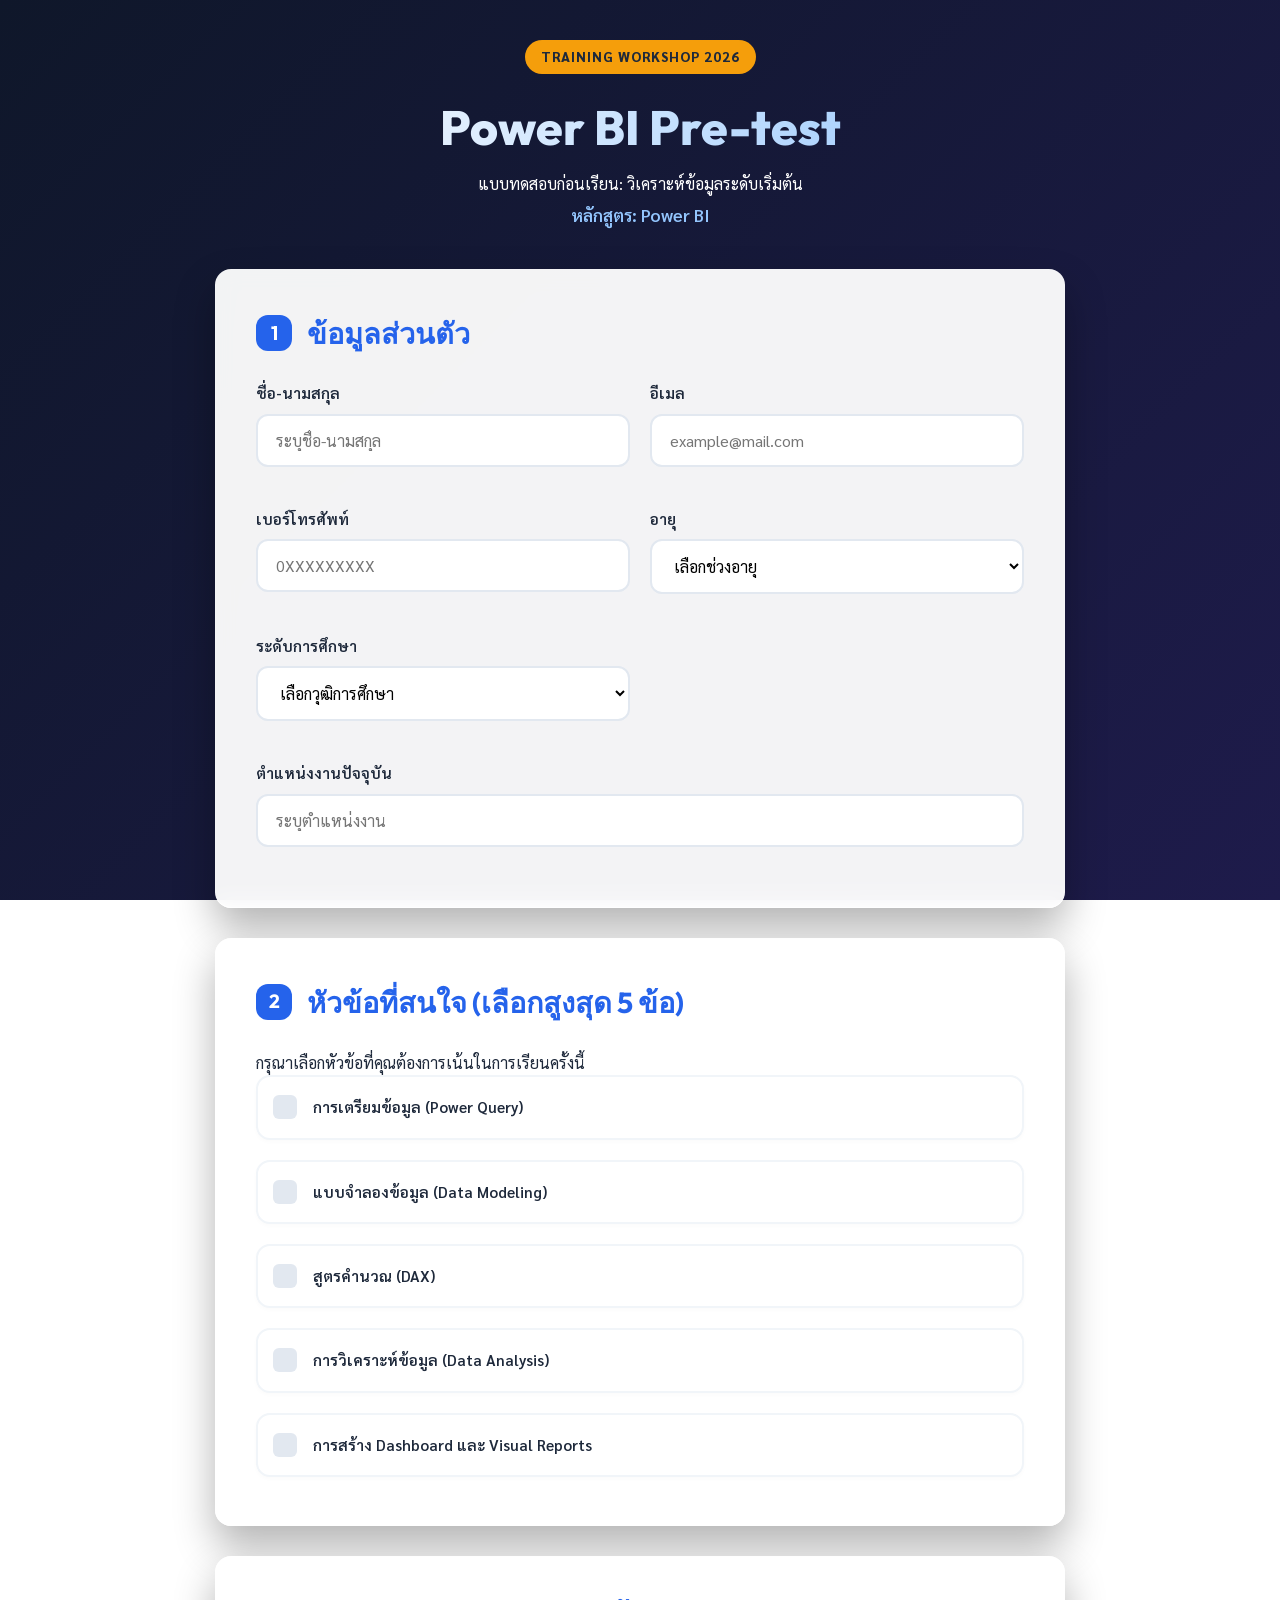
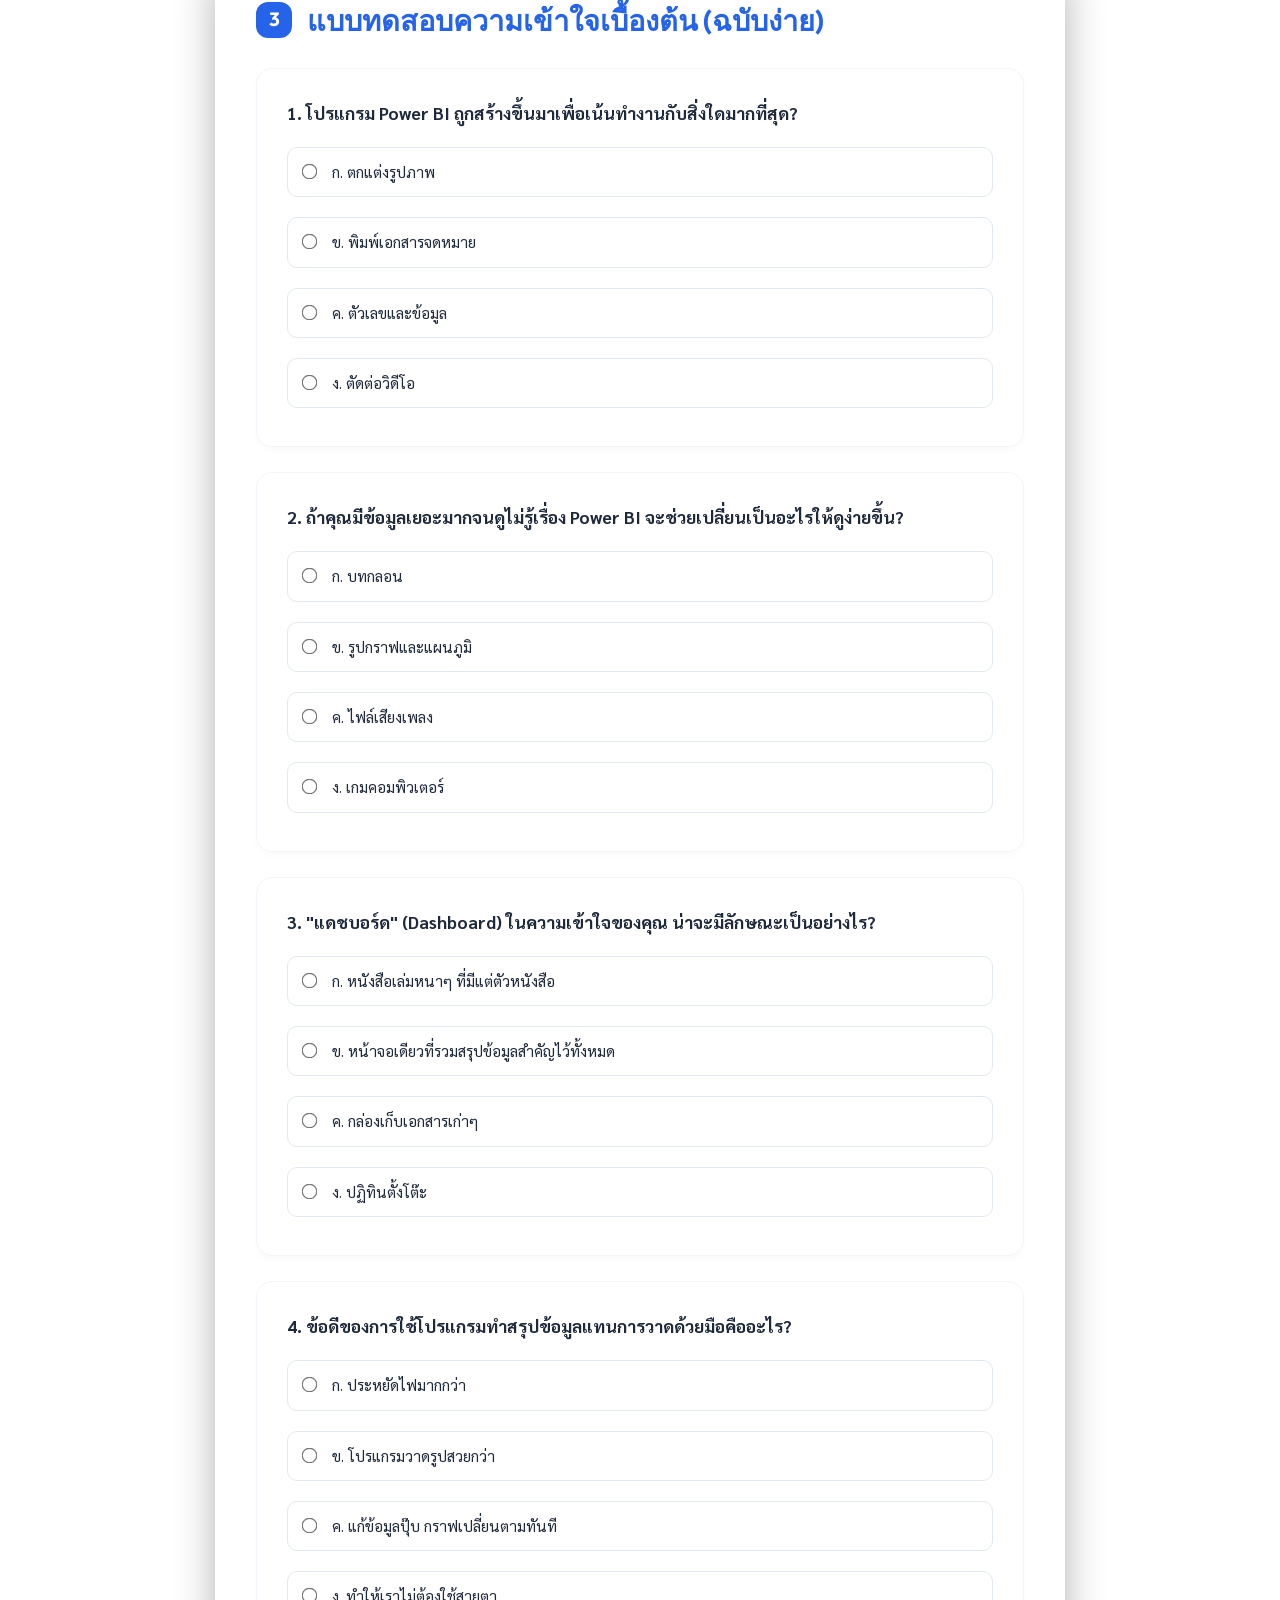
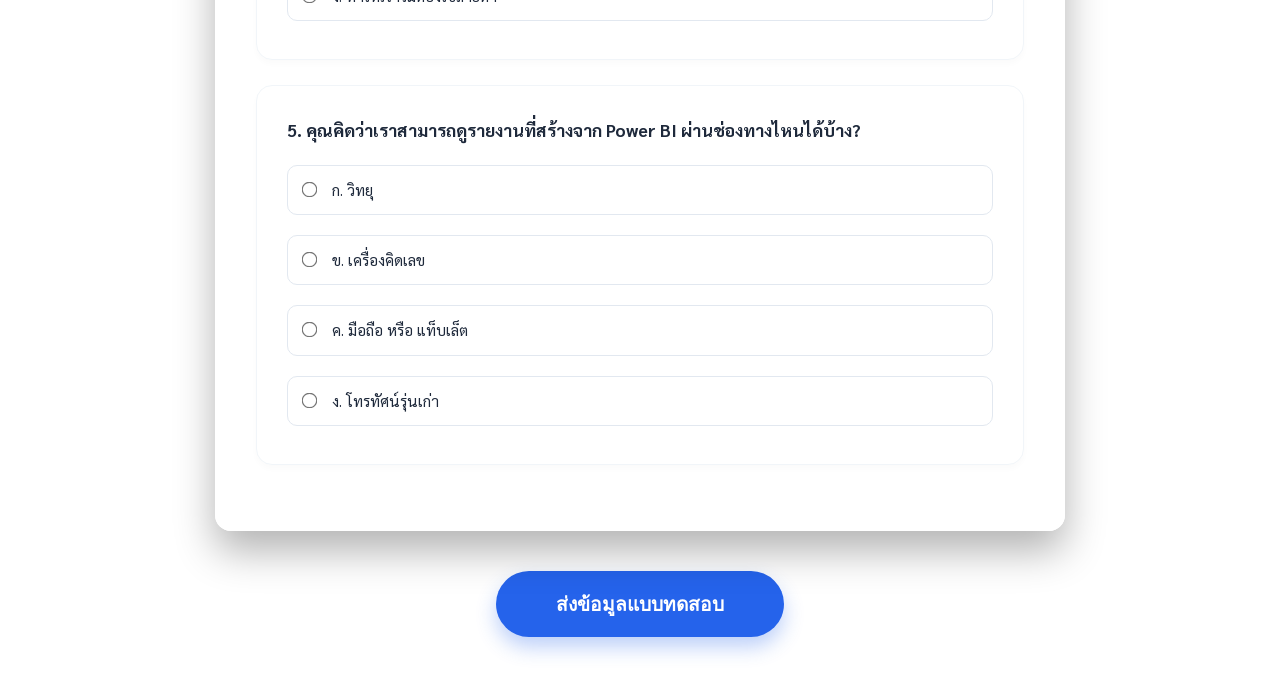
<file: index.html>
<!DOCTYPE html>
<html lang="th">

<head>
    <meta charset="UTF-8">
    <meta name="viewport" content="width=device-width, initial-scale=1.0">
    <title>Power BI Pre-test | กรมพัฒนาฝึมือแรงงาน</title>
    <link rel="preconnect" href="https://fonts.googleapis.com">
    <link rel="preconnect" href="https://fonts.gstatic.com" crossorigin>
    <link
        href="https://fonts.googleapis.com/css2?family=Sarabun:wght@300;400;600;700&family=Outfit:wght@400;600;800&display=swap"
        rel="stylesheet">
    <link rel="stylesheet" href="style.css">
</head>

<body>
    <div class="container">
        <header>
            <div class="header-content">
                <span class="badge">Training Workshop 2026</span>
                <h1>Power BI Pre-test</h1>
                <p>แบบทดสอบก่อนเรียน: วิเคราะห์ข้อมูลระดับเริ่มต้น</p>
                <div class="course-info">หลักสูตร: Power BI</div>
            </div>
        </header>

        <form id="pretestForm">
            <!-- ส่วนที่ 1: ข้อมูลส่วนตัว -->
            <div class="form-section fade-in">
                <h2><span class="step-num">1</span> ข้อมูลส่วนตัว</h2>
                <div class="form-grid">
                    <div class="form-group">
                        <label for="name">ชื่อ-นามสกุล</label>
                        <input type="text" id="name" name="name" placeholder="ระบุชื่อ-นามสกุล" required>
                    </div>
                    <div class="form-group">
                        <label for="email">อีเมล</label>
                        <input type="email" id="email" name="email" placeholder="example@mail.com" required>
                    </div>
                    <div class="form-group">
                        <label for="phone">เบอร์โทรศัพท์</label>
                        <input type="tel" id="phone" name="phone" placeholder="0XXXXXXXXX" pattern="[0-9]{9,10}"
                            required>
                    </div>
                    <div class="form-group">
                        <label for="age">อายุ</label>
                        <select id="age" name="age" required>
                            <option value="" disabled selected>เลือกช่วงอายุ</option>
                            <option value="18-25">18-25 ปี</option>
                            <option value="26-35">26-35 ปี</option>
                            <option value="36-45">36-45 ปี</option>
                            <option value="46 ปีขึ้นไป">46 ปีขึ้นไป</option>
                        </select>
                    </div>
                    <div class="form-group">
                        <label for="education">ระดับการศึกษา</label>
                        <select id="education" name="education" required>
                            <option value="" disabled selected>เลือกวุฒิการศึกษา</option>
                            <option value="ปวช./ปวส.">ปวช./ปวส.</option>
                            <option value="ปริญญาตรี">ปริญญาตรี</option>
                            <option value="สูงกว่าปริญญาตรี">สูงกว่าปริญญาตรี</option>
                        </select>
                    </div>
                    <div class="form-group full-width">
                        <label for="job">ตำแหน่งงานปัจจุบัน</label>
                        <input type="text" id="job" name="job" placeholder="ระบุตำแหน่งงาน" required>
                    </div>
                </div>
            </div>

            <!-- ส่วนที่ 2: ความคาดหวัง -->
            <div class="form-section fade-in">
                <h2><span class="step-num">2</span> หัวข้อที่สนใจ (เลือกสูงสุด 5 ข้อ)</h2>
                <p class="section-desc">กรุณาเลือกหัวข้อที่คุณต้องการเน้นในการเรียนครั้งนี้</p>
                <div class="checkbox-grid" id="interestsGrid">
                    <label class="checkbox-item">
                        <input type="checkbox" name="interest" value="การเตรียมข้อมูล (Power Query)">
                        <span class="checkmark"></span>
                        การเตรียมข้อมูล (Power Query)
                    </label>
                    <label class="checkbox-item">
                        <input type="checkbox" name="interest" value="แบบจำลองข้อมูล (Data Modeling)">
                        <span class="checkmark"></span>
                        แบบจำลองข้อมูล (Data Modeling)
                    </label>
                    <label class="checkbox-item">
                        <input type="checkbox" name="interest" value="สูตรคำนวณ (DAX)">
                        <span class="checkmark"></span>
                        สูตรคำนวณ (DAX)
                    </label>
                    <label class="checkbox-item">
                        <input type="checkbox" name="interest" value="การวิเคราะห์ข้อมูล (Data Analysis)">
                        <span class="checkmark"></span>
                        การวิเคราะห์ข้อมูล (Data Analysis)
                    </label>
                    <label class="checkbox-item">
                        <input type="checkbox" name="interest" value="การสร้าง Dashboard และ Visual Reports">
                        <span class="checkmark"></span>
                        การสร้าง Dashboard และ Visual Reports
                    </label>
                </div>
            </div>

            <!-- ส่วนที่ 3: แบบทดสอบความรู้เบื้องต้น -->
            <div class="form-section quiz-section fade-in">
                <h2><span class="step-num">3</span> แบบทดสอบความเข้าใจเบื้องต้น (ฉบับง่าย)</h2>

                <div class="quiz-item">
                    <p class="question">1. โปรแกรม Power BI ถูกสร้างขึ้นมาเพื่อเน้นทำงานกับสิ่งใดมากที่สุด?</p>
                    <div class="options">
                        <label><input type="radio" name="q1" value="ก" required> ก. ตกแต่งรูปภาพ</label>
                        <label><input type="radio" name="q1" value="ข"> ข. พิมพ์เอกสารจดหมาย</label>
                        <label><input type="radio" name="q1" value="ค"> ค. ตัวเลขและข้อมูล</label>
                        <label><input type="radio" name="q1" value="ง"> ง. ตัดต่อวิดีโอ</label>
                    </div>
                </div>

                <div class="quiz-item">
                    <p class="question">2. ถ้าคุณมีข้อมูลเยอะมากจนดูไม่รู้เรื่อง Power BI
                        จะช่วยเปลี่ยนเป็นอะไรให้ดูง่ายขึ้น?</p>
                    <div class="options">
                        <label><input type="radio" name="q2" value="ก" required> ก. บทกลอน</label>
                        <label><input type="radio" name="q2" value="ข"> ข. รูปกราฟและแผนภูมิ</label>
                        <label><input type="radio" name="q2" value="ค"> ค. ไฟล์เสียงเพลง</label>
                        <label><input type="radio" name="q2" value="ง"> ง. เกมคอมพิวเตอร์</label>
                    </div>
                </div>

                <div class="quiz-item">
                    <p class="question">3. "แดชบอร์ด" (Dashboard) ในความเข้าใจของคุณ น่าจะมีลักษณะเป็นอย่างไร?</p>
                    <div class="options">
                        <label><input type="radio" name="q3" value="ก" required> ก. หนังสือเล่มหนาๆ
                            ที่มีแต่ตัวหนังสือ</label>
                        <label><input type="radio" name="q3" value="ข"> ข.
                            หน้าจอเดียวที่รวมสรุปข้อมูลสำคัญไว้ทั้งหมด</label>
                        <label><input type="radio" name="q3" value="ค"> ค. กล่องเก็บเอกสารเก่าๆ</label>
                        <label><input type="radio" name="q3" value="ง"> ง. ปฏิทินตั้งโต๊ะ</label>
                    </div>
                </div>

                <div class="quiz-item">
                    <p class="question">4. ข้อดีของการใช้โปรแกรมทำสรุปข้อมูลแทนการวาดด้วยมือคืออะไร?</p>
                    <div class="options">
                        <label><input type="radio" name="q4" value="ก" required> ก. ประหยัดไฟมากกว่า</label>
                        <label><input type="radio" name="q4" value="ข"> ข. โปรแกรมวาดรูปสวยกว่า</label>
                        <label><input type="radio" name="q4" value="ค"> ค. แก้ข้อมูลปุ๊บ กราฟเปลี่ยนตามทันที</label>
                        <label><input type="radio" name="q4" value="ง"> ง. ทำให้เราไม่ต้องใช้สายตา</label>
                    </div>
                </div>

                <div class="quiz-item">
                    <p class="question">5. คุณคิดว่าเราสามารถดูรายงานที่สร้างจาก Power BI ผ่านช่องทางไหนได้บ้าง?</p>
                    <div class="options">
                        <label><input type="radio" name="q5" value="ก" required> ก. วิทยุ</label>
                        <label><input type="radio" name="q5" value="ข"> ข. เครื่องคิดเลข</label>
                        <label><input type="radio" name="q5" value="ค"> ค. มือถือ หรือ แท็บเล็ต</label>
                        <label><input type="radio" name="q5" value="ง"> ง. โทรทัศน์รุ่นเก่า</label>
                    </div>
                </div>
            </div>

            <div class="form-actions">
                <button type="submit" id="submitBtn">ส่งข้อมูลแบบทดสอบ</button>
            </div>
        </form>
    </div>

    <!-- Success Modal -->
    <div id="successModal" class="modal">
        <div class="modal-content">
            <div class="success-icon">✓</div>
            <h2>ส่งข้อมูลสำเร็จ!</h2>
            <p class="score-text">คะแนนที่คุณได้คือ <span id="finalScore">0</span> / 5</p>
            <div class="course-details-popup">
                <p><strong>หลักสูตร:</strong> การวิเคราะห์ข้อมูลด้วยโปรแกรม Power BI<br>(Analyzing Data With Power BI)
                </p>
                <p><strong>วันที่:</strong> 15-19 มิถุนายน 2569 | <strong>เวลา:</strong> 09.00 - 16.00 น.</p>
                <p><strong>สถานที่:</strong> ณ สถาบันพัฒนาฝีมือแรงงาน 3 ชลบุรี</p>
            </div>
            <p class="modal-msg">***ขอความอนุเคราะห์ผู้เข้ารับการฝึกอบรมเข้าร่วมตามวัน – เวลา ที่ระบุในประกาศรับสมัคร***
            </p>
            <button onclick="closeModal()">ตกลง</button>
        </div>
    </div>

    <script src="script.js"></script>
</body>

</html>
</file>
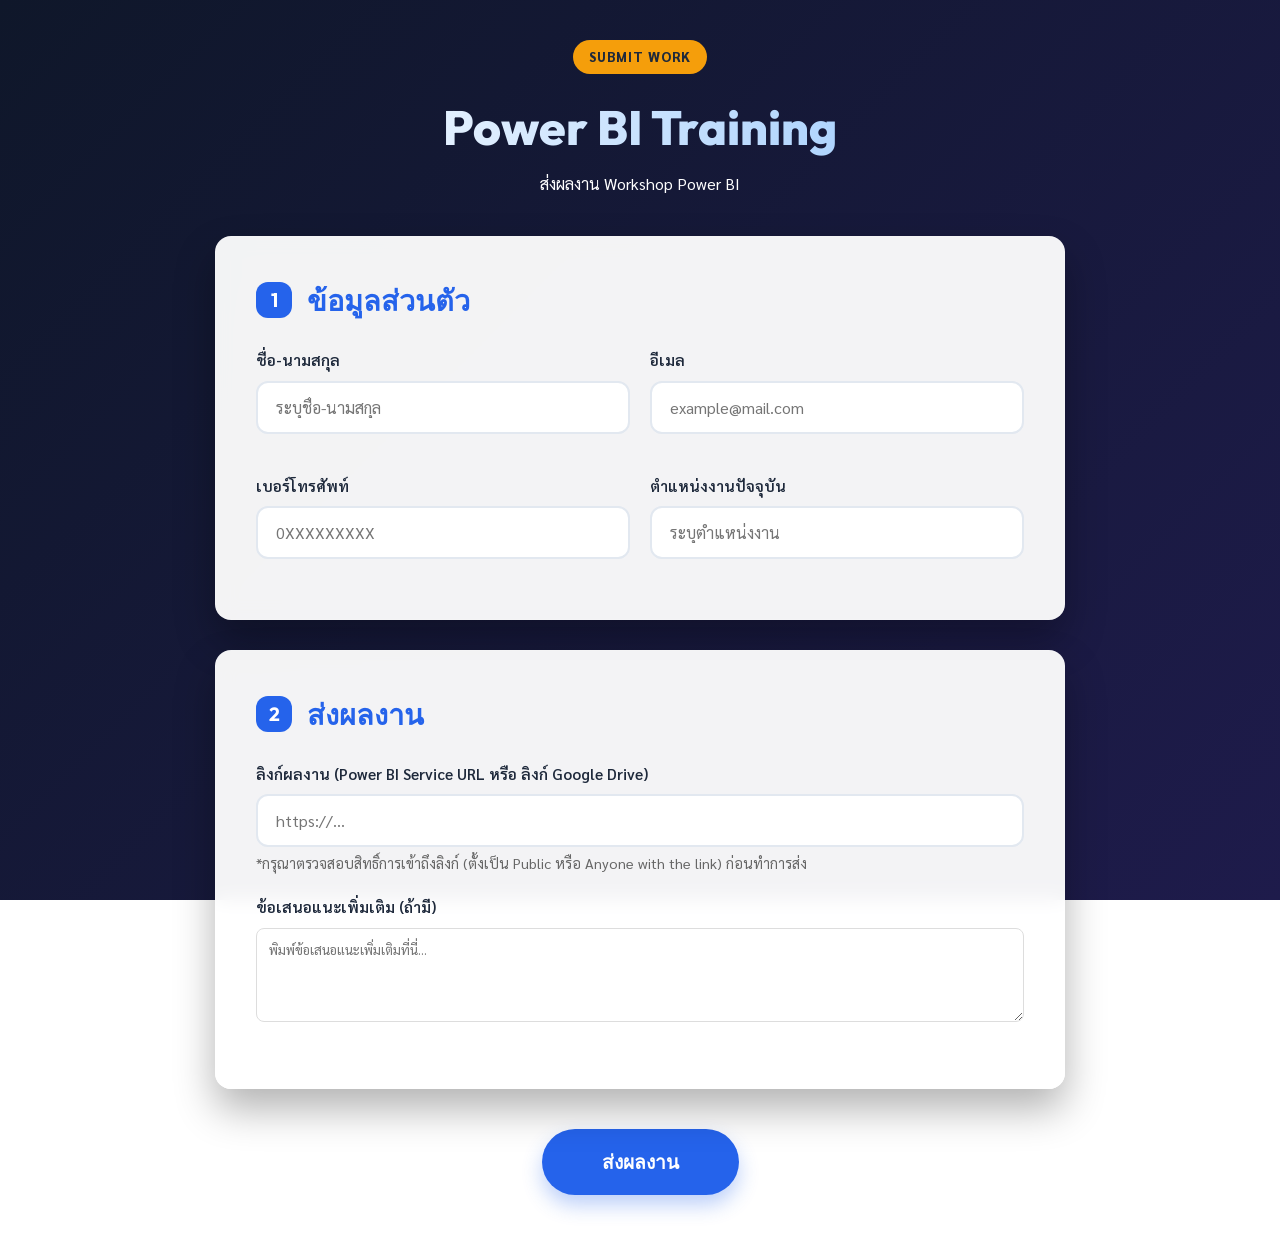
<file: submit.html>
<!DOCTYPE html>
<html lang="th">

<head>
    <meta charset="UTF-8">
    <meta name="viewport" content="width=device-width, initial-scale=1.0">
    <title>Power BI | ส่งผลงาน</title>
    <link rel="preconnect" href="https://fonts.googleapis.com">
    <link rel="preconnect" href="https://fonts.gstatic.com" crossorigin>
    <link
        href="https://fonts.googleapis.com/css2?family=Sarabun:wght@300;400;600;700&family=Outfit:wght@400;600;800&display=swap"
        rel="stylesheet">
    <link rel="stylesheet" href="style.css">
</head>

<body>
    <div class="container">
        <header>
            <div class="header-content">
                <span class="badge">Submit Work</span>
                <h1>Power BI Training</h1>
                <p>ส่งผลงาน Workshop Power BI</p>
            </div>
        </header>

        <form id="submitForm">
            <!-- ส่วนที่ 1: ข้อมูลส่วนตัว -->
            <div class="form-section fade-in">
                <h2><span class="step-num">1</span> ข้อมูลส่วนตัว</h2>
                <div class="form-grid">
                    <div class="form-group">
                        <label for="name">ชื่อ-นามสกุล</label>
                        <input type="text" id="name" name="name" placeholder="ระบุชื่อ-นามสกุล" required>
                    </div>
                    <div class="form-group">
                        <label for="email">อีเมล</label>
                        <input type="email" id="email" name="email" placeholder="example@mail.com" required>
                    </div>
                    <div class="form-group">
                        <label for="phone">เบอร์โทรศัพท์</label>
                        <input type="tel" id="phone" name="phone" placeholder="0XXXXXXXXX" pattern="[0-9]{9,10}"
                            required>
                    </div>
                    <div class="form-group">
                        <label for="job">ตำแหน่งงานปัจจุบัน</label>
                        <input type="text" id="job" name="job" placeholder="ระบุตำแหน่งงาน" required>
                    </div>
                </div>
            </div>

            <!-- ส่วนที่ 2: ส่งผลงาน -->
            <div class="form-section fade-in">
                <h2><span class="step-num">2</span> ส่งผลงาน</h2>
                <div class="form-grid" style="display: block;">
                    <div class="form-group full-width" style="margin-bottom: 20px;">
                        <label for="workLink">ลิงก์ผลงาน (Power BI Service URL หรือ ลิงก์ Google Drive)</label>
                        <input type="url" id="workLink" name="workLink" placeholder="https://..." required>
                        <p style="font-size: 0.9em; color: #666; margin-top: 5px;">*กรุณาตรวจสอบสิทธิ์การเข้าถึงลิงก์
                            (ตั้งเป็น Public หรือ Anyone with the link) ก่อนทำการส่ง</p>
                    </div>
                    <div class="form-group full-width">
                        <label for="comments">ข้อเสนอแนะเพิ่มเติม (ถ้ามี)</label>
                        <textarea id="comments" name="comments" rows="4" placeholder="พิมพ์ข้อเสนอแนะเพิ่มเติมที่นี่..."
                            style="width: 100%; padding: 12px; border: 1px solid #ddd; border-radius: 8px; font-family: 'Sarabun', sans-serif; resize: vertical;"></textarea>
                    </div>
                </div>
            </div>

            <div class="form-actions">
                <button type="submit" id="submitBtn">ส่งผลงาน</button>
            </div>
        </form>
    </div>

    <!-- Success Modal -->
    <div id="successModal" class="modal">
        <div class="modal-content">
            <div class="success-icon">✓</div>
            <h2>ส่งผลงานสำเร็จ! 🎉</h2>
            <p class="modal-msg">ได้รับผลงานของคุณเรียบร้อยแล้ว</p>
            <div class="course-details-popup">
                <p><strong>ประเภท:</strong> ส่งผลงาน Workshop Power BI</p>
            </div>
            <p class="modal-msg">***ขอขอบคุณที่ตั้งใจเรียนรู้และร่วมทำ Workshop ในหลักสูตรนี้ครับ***</p>
            <div class="modal-buttons"
                style="display: flex; gap: 10px; justify-content: center; margin-top: 20px; flex-wrap: wrap;">
                <a href="https://lin.ee/59V08Pf" target="_blank"
                    style="background-color: #00B900; color: white; padding: 12px 20px; border-radius: 8px; text-decoration: none; font-weight: 600; flex: 1; min-width: 120px; text-align: center; box-shadow: 0 4px 6px rgba(0, 185, 0, 0.2);">💬
                    แอดไลน์ (LINE)</a>
                <a href="http://logiskill.online/" target="_blank"
                    style="background-color: #0A3D62; color: white; padding: 12px 20px; border-radius: 8px; text-decoration: none; font-weight: 600; flex: 1; min-width: 120px; text-align: center; box-shadow: 0 4px 6px rgba(10, 61, 98, 0.2);">📚
                    ดูหลักสูตรเพิ่มเติม</a>
                <button type="button" onclick="closeModal()"
                    style="background-color: #f1f2f6; color: #2f3542; padding: 12px 20px; border-radius: 8px; font-weight: 600; border: 1px solid #dfe4ea; flex: 1; min-width: 120px; text-align: center; cursor: pointer;">ปิดหน้าต่าง</button>
            </div>
        </div>
    </div>

    <script src="submit-script.js"></script>
</body>

</html>
</file>
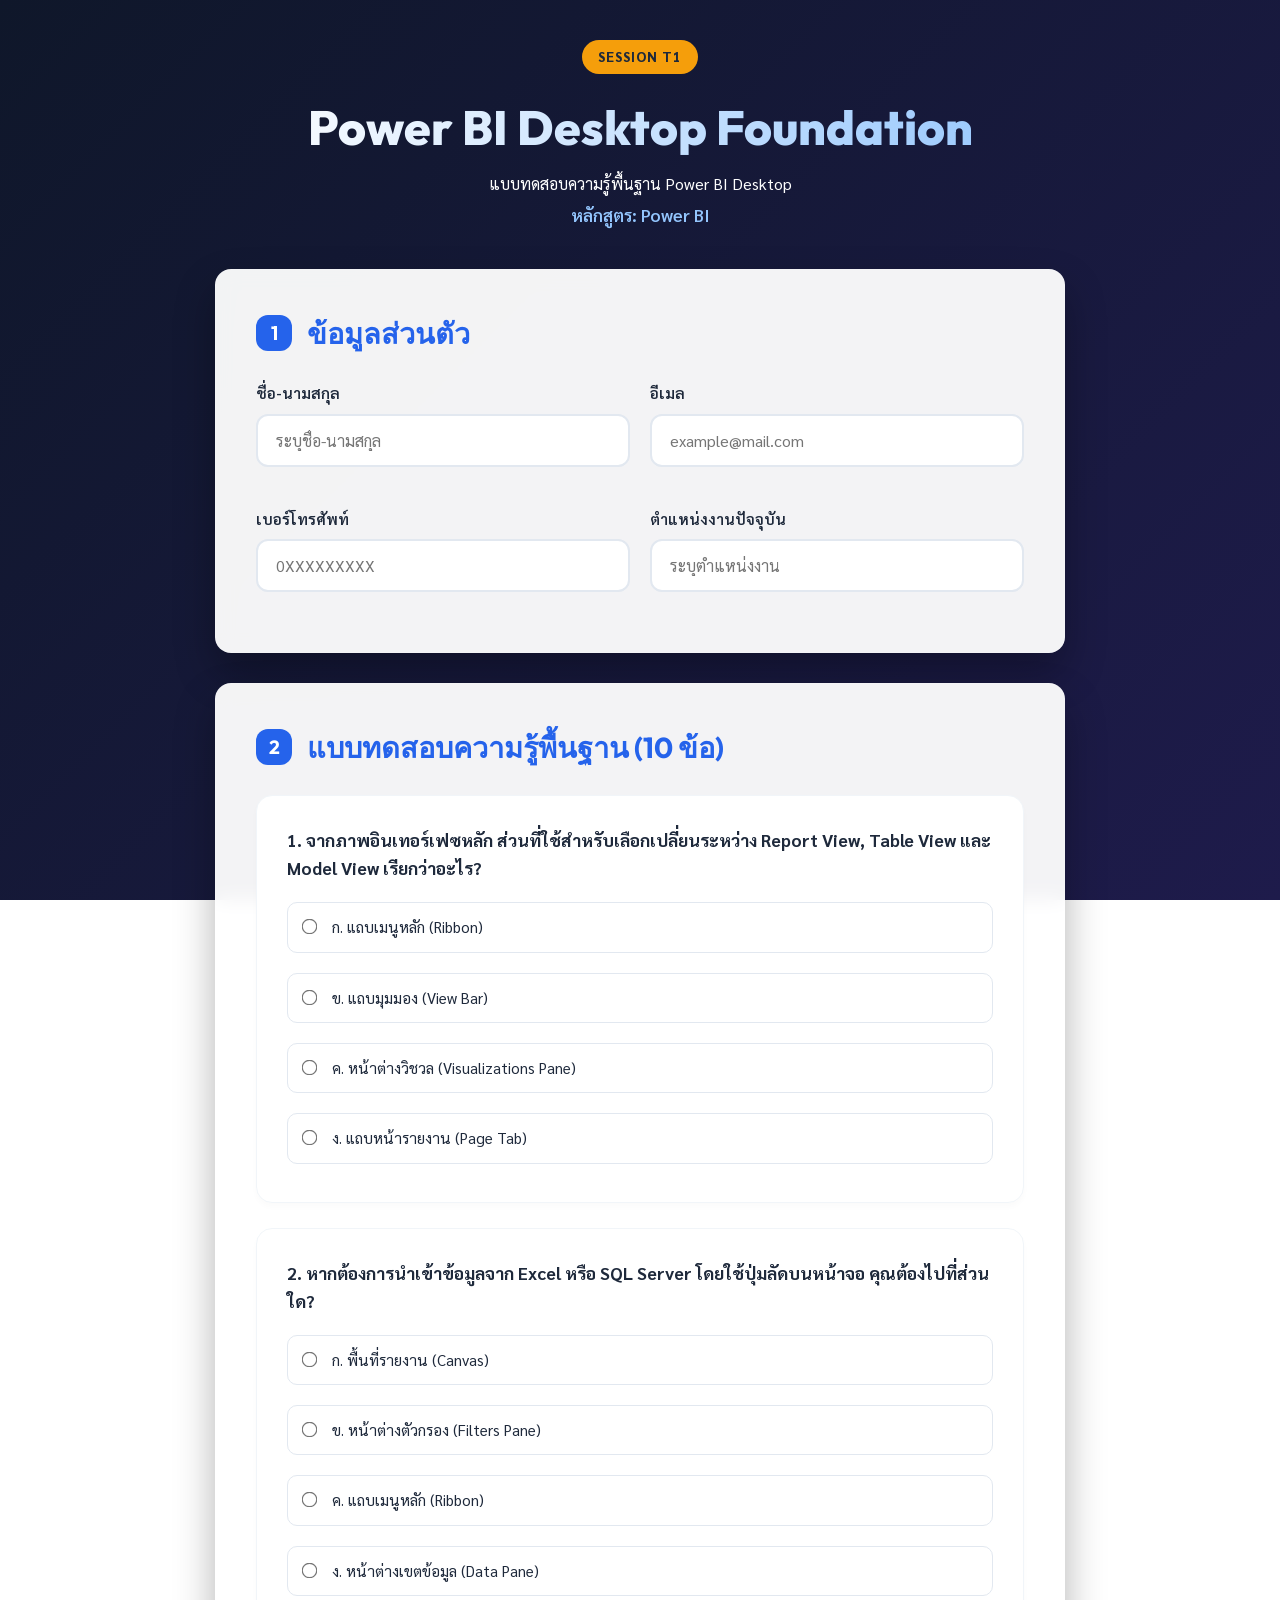
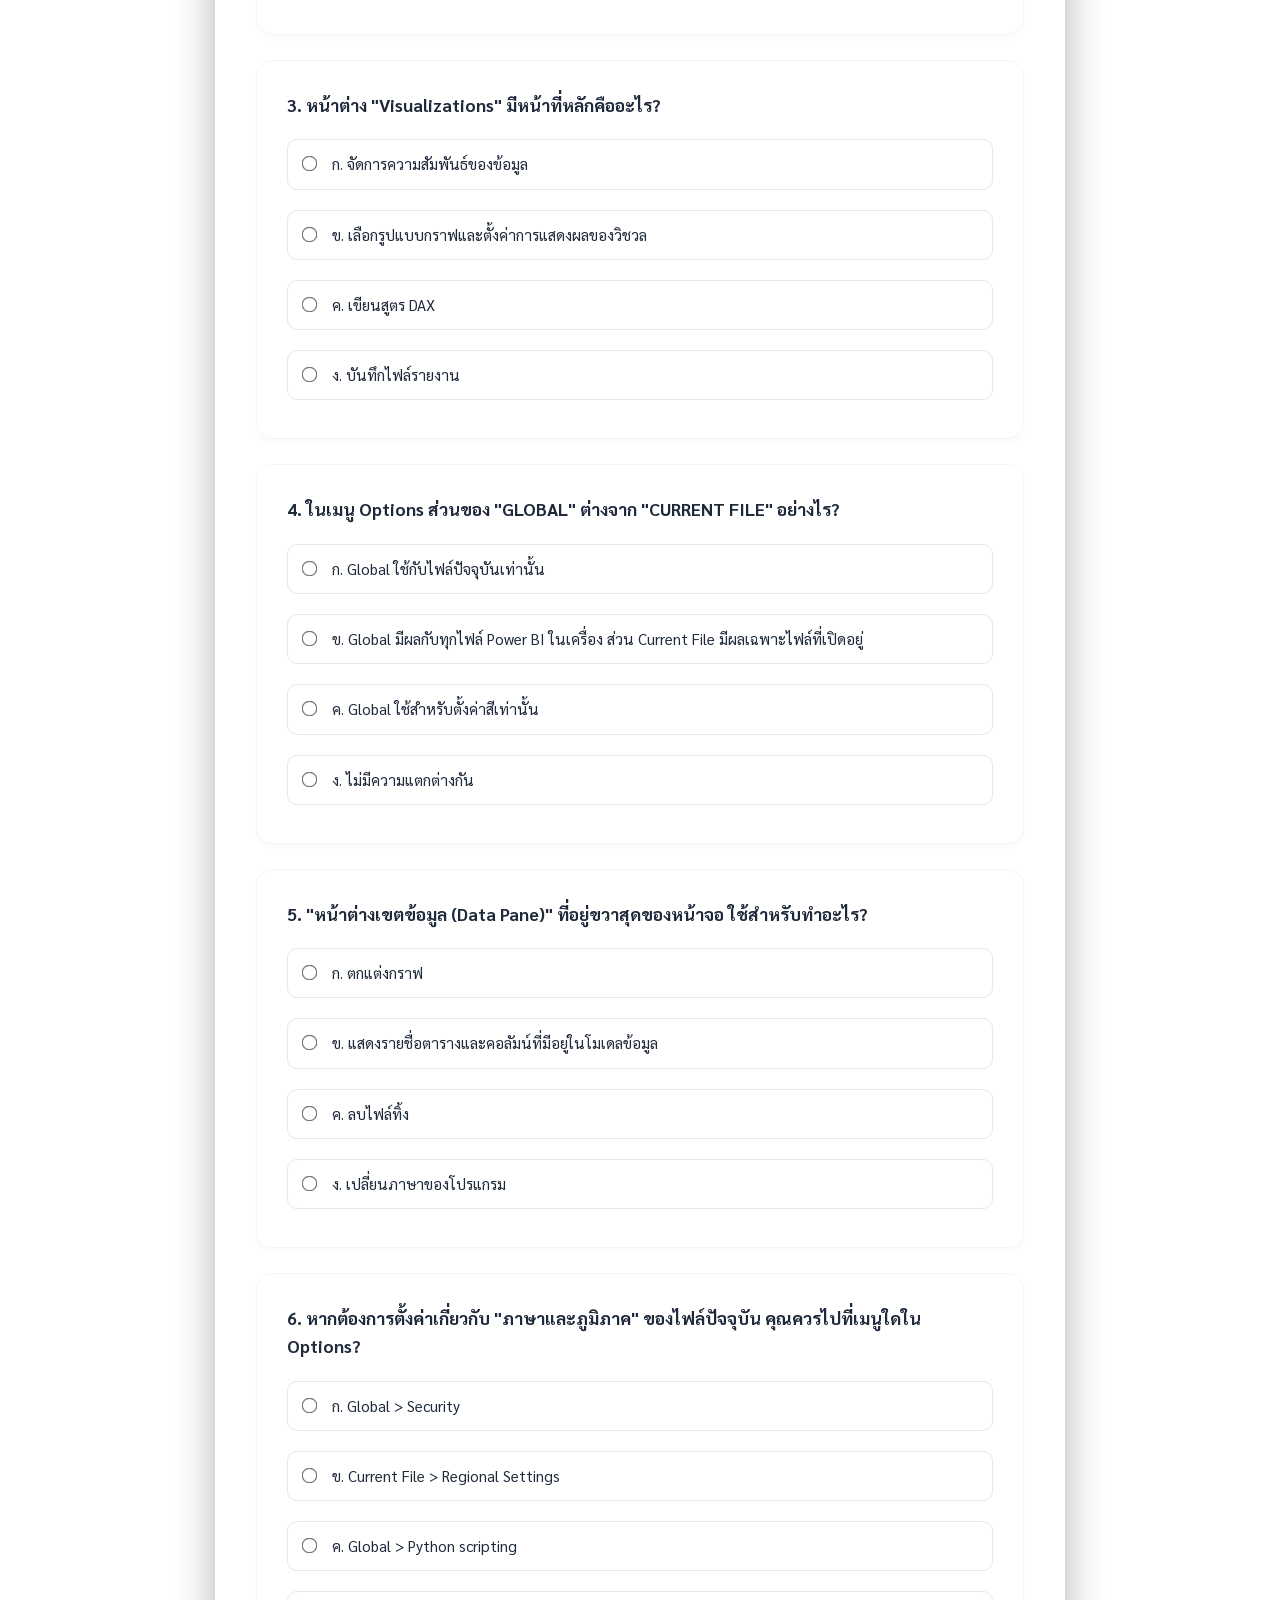
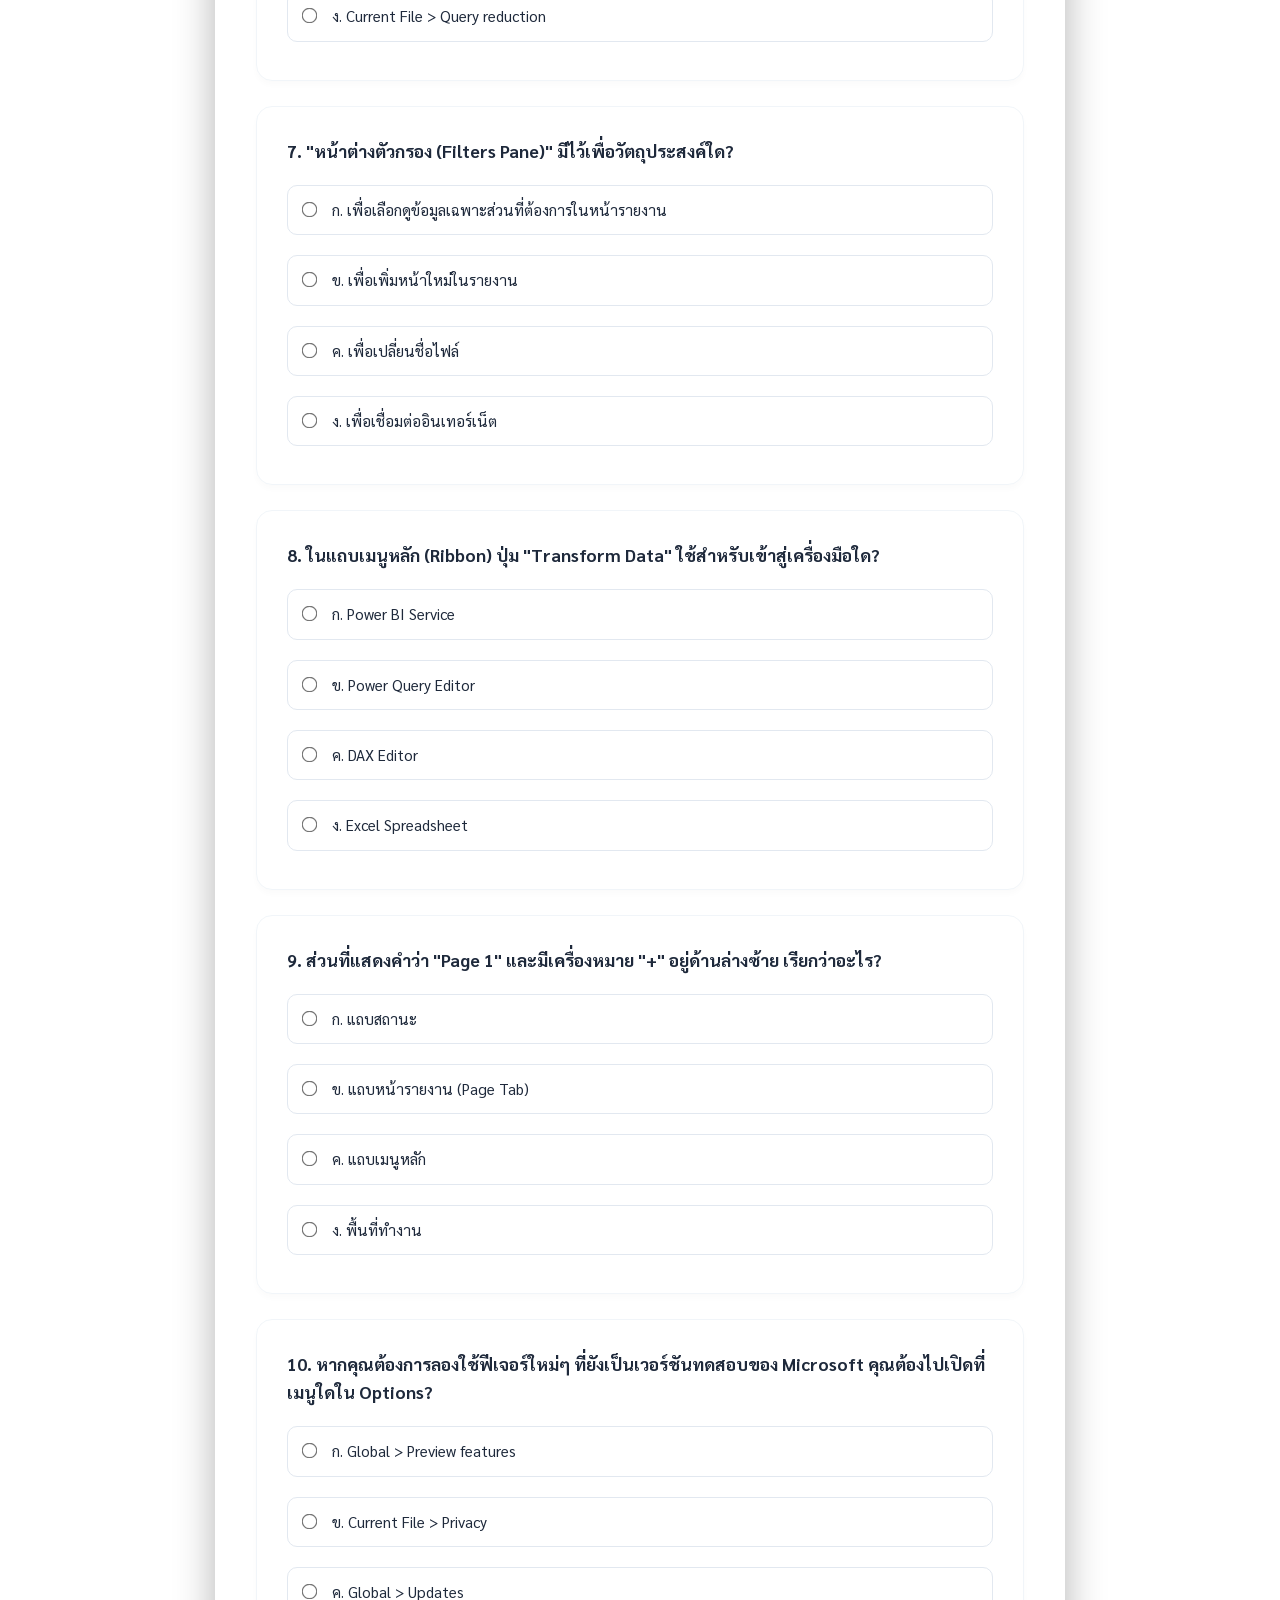
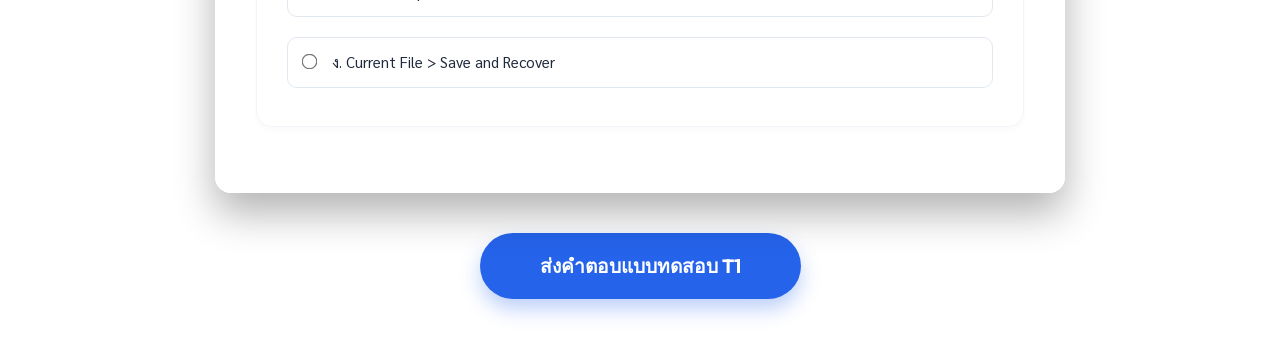
<file: t1.html>
<!DOCTYPE html>
<html lang="th">

<head>
    <meta charset="UTF-8">
    <meta name="viewport" content="width=device-width, initial-scale=1.0">
    <title>Power BI Desktop Foundation | T1 Quiz</title>
    <link rel="preconnect" href="https://fonts.googleapis.com">
    <link rel="preconnect" href="https://fonts.gstatic.com" crossorigin>
    <link
        href="https://fonts.googleapis.com/css2?family=Sarabun:wght@300;400;600;700&family=Outfit:wght@400;600;800&display=swap"
        rel="stylesheet">
    <link rel="stylesheet" href="style.css">
</head>

<body>
    <div class="container">
        <header>
            <div class="header-content">
                <span class="badge">Session T1</span>
                <h1>Power BI Desktop Foundation</h1>
                <p>แบบทดสอบความรู้พื้นฐาน Power BI Desktop</p>
                <div class="course-info">หลักสูตร: Power BI</div>
            </div>
        </header>

        <form id="t1Form">
            <!-- ส่วนที่ 1: ข้อมูลส่วนตัว -->
            <div class="form-section fade-in">
                <h2><span class="step-num">1</span> ข้อมูลส่วนตัว</h2>
                <div class="form-grid">
                    <div class="form-group">
                        <label for="name">ชื่อ-นามสกุล</label>
                        <input type="text" id="name" name="name" placeholder="ระบุชื่อ-นามสกุล" required>
                    </div>
                    <div class="form-group">
                        <label for="email">อีเมล</label>
                        <input type="email" id="email" name="email" placeholder="example@mail.com" required>
                    </div>
                    <div class="form-group">
                        <label for="phone">เบอร์โทรศัพท์</label>
                        <input type="tel" id="phone" name="phone" placeholder="0XXXXXXXXX" pattern="[0-9]{9,10}"
                            required>
                    </div>
                    <div class="form-group">
                        <label for="job">ตำแหน่งงานปัจจุบัน</label>
                        <input type="text" id="job" name="job" placeholder="ระบุตำแหน่งงาน" required>
                    </div>
                </div>
            </div>

            <!-- ส่วนที่ 2: แบบทดสอบ -->
            <div class="form-section quiz-section fade-in">
                <h2><span class="step-num">2</span> แบบทดสอบความรู้พื้นฐาน (10 ข้อ)</h2>

                <div class="quiz-item">
                    <p class="question">1. จากภาพอินเทอร์เฟซหลัก ส่วนที่ใช้สำหรับเลือกเปลี่ยนระหว่าง Report View, Table
                        View และ Model View เรียกว่าอะไร?</p>
                    <div class="options">
                        <label><input type="radio" name="q1" value="ก" required> ก. แถบเมนูหลัก (Ribbon)</label>
                        <label><input type="radio" name="q1" value="ข"> ข. แถบมุมมอง (View Bar)</label>
                        <label><input type="radio" name="q1" value="ค"> ค. หน้าต่างวิชวล (Visualizations Pane)</label>
                        <label><input type="radio" name="q1" value="ง"> ง. แถบหน้ารายงาน (Page Tab)</label>
                    </div>
                </div>

                <div class="quiz-item">
                    <p class="question">2. หากต้องการนำเข้าข้อมูลจาก Excel หรือ SQL Server โดยใช้ปุ่มลัดบนหน้าจอ
                        คุณต้องไปที่ส่วนใด?</p>
                    <div class="options">
                        <label><input type="radio" name="q2" value="ก" required> ก. พื้นที่รายงาน (Canvas)</label>
                        <label><input type="radio" name="q2" value="ข"> ข. หน้าต่างตัวกรอง (Filters Pane)</label>
                        <label><input type="radio" name="q2" value="ค"> ค. แถบเมนูหลัก (Ribbon)</label>
                        <label><input type="radio" name="q2" value="ง"> ง. หน้าต่างเขตข้อมูล (Data Pane)</label>
                    </div>
                </div>

                <div class="quiz-item">
                    <p class="question">3. หน้าต่าง "Visualizations" มีหน้าที่หลักคืออะไร?</p>
                    <div class="options">
                        <label><input type="radio" name="q3" value="ก" required> ก. จัดการความสัมพันธ์ของข้อมูล</label>
                        <label><input type="radio" name="q3" value="ข"> ข.
                            เลือกรูปแบบกราฟและตั้งค่าการแสดงผลของวิชวล</label>
                        <label><input type="radio" name="q3" value="ค"> ค. เขียนสูตร DAX</label>
                        <label><input type="radio" name="q3" value="ง"> ง. บันทึกไฟล์รายงาน</label>
                    </div>
                </div>

                <div class="quiz-item">
                    <p class="question">4. ในเมนู Options ส่วนของ "GLOBAL" ต่างจาก "CURRENT FILE" อย่างไร?</p>
                    <div class="options">
                        <label><input type="radio" name="q4" value="ก" required> ก. Global
                            ใช้กับไฟล์ปัจจุบันเท่านั้น</label>
                        <label><input type="radio" name="q4" value="ข"> ข. Global มีผลกับทุกไฟล์ Power BI ในเครื่อง ส่วน
                            Current File มีผลเฉพาะไฟล์ที่เปิดอยู่</label>
                        <label><input type="radio" name="q4" value="ค"> ค. Global ใช้สำหรับตั้งค่าสีเท่านั้น</label>
                        <label><input type="radio" name="q4" value="ง"> ง. ไม่มีความแตกต่างกัน</label>
                    </div>
                </div>

                <div class="quiz-item">
                    <p class="question">5. "หน้าต่างเขตข้อมูล (Data Pane)" ที่อยู่ขวาสุดของหน้าจอ ใช้สำหรับทำอะไร?</p>
                    <div class="options">
                        <label><input type="radio" name="q5" value="ก" required> ก. ตกแต่งกราฟ</label>
                        <label><input type="radio" name="q5" value="ข"> ข.
                            แสดงรายชื่อตารางและคอลัมน์ที่มีอยู่ในโมเดลข้อมูล</label>
                        <label><input type="radio" name="q5" value="ค"> ค. ลบไฟล์ทิ้ง</label>
                        <label><input type="radio" name="q5" value="ง"> ง. เปลี่ยนภาษาของโปรแกรม</label>
                    </div>
                </div>

                <div class="quiz-item">
                    <p class="question">6. หากต้องการตั้งค่าเกี่ยวกับ "ภาษาและภูมิภาค" ของไฟล์ปัจจุบัน
                        คุณควรไปที่เมนูใดใน Options?</p>
                    <div class="options">
                        <label><input type="radio" name="q6" value="ก" required> ก. Global > Security</label>
                        <label><input type="radio" name="q6" value="ข"> ข. Current File > Regional Settings</label>
                        <label><input type="radio" name="q6" value="ค"> ค. Global > Python scripting</label>
                        <label><input type="radio" name="q6" value="ง"> ง. Current File > Query reduction</label>
                    </div>
                </div>

                <div class="quiz-item">
                    <p class="question">7. "หน้าต่างตัวกรอง (Filters Pane)" มีไว้เพื่อวัตถุประสงค์ใด?</p>
                    <div class="options">
                        <label><input type="radio" name="q7" value="ก" required> ก.
                            เพื่อเลือกดูข้อมูลเฉพาะส่วนที่ต้องการในหน้ารายงาน</label>
                        <label><input type="radio" name="q7" value="ข"> ข. เพื่อเพิ่มหน้าใหม่ในรายงาน</label>
                        <label><input type="radio" name="q7" value="ค"> ค. เพื่อเปลี่ยนชื่อไฟล์</label>
                        <label><input type="radio" name="q7" value="ง"> ง. เพื่อเชื่อมต่ออินเทอร์เน็ต</label>
                    </div>
                </div>

                <div class="quiz-item">
                    <p class="question">8. ในแถบเมนูหลัก (Ribbon) ปุ่ม "Transform Data" ใช้สำหรับเข้าสู่เครื่องมือใด?
                    </p>
                    <div class="options">
                        <label><input type="radio" name="q8" value="ก" required> ก. Power BI Service</label>
                        <label><input type="radio" name="q8" value="ข"> ข. Power Query Editor</label>
                        <label><input type="radio" name="q8" value="ค"> ค. DAX Editor</label>
                        <label><input type="radio" name="q8" value="ง"> ง. Excel Spreadsheet</label>
                    </div>
                </div>

                <div class="quiz-item">
                    <p class="question">9. ส่วนที่แสดงคำว่า "Page 1" และมีเครื่องหมาย "+" อยู่ด้านล่างซ้าย เรียกว่าอะไร?
                    </p>
                    <div class="options">
                        <label><input type="radio" name="q9" value="ก" required> ก. แถบสถานะ</label>
                        <label><input type="radio" name="q9" value="ข"> ข. แถบหน้ารายงาน (Page Tab)</label>
                        <label><input type="radio" name="q9" value="ค"> ค. แถบเมนูหลัก</label>
                        <label><input type="radio" name="q9" value="ง"> ง. พื้นที่ทำงาน</label>
                    </div>
                </div>

                <div class="quiz-item">
                    <p class="question">10. หากคุณต้องการลองใช้ฟีเจอร์ใหม่ๆ ที่ยังเป็นเวอร์ชันทดสอบของ Microsoft
                        คุณต้องไปเปิดที่เมนูใดใน Options?</p>
                    <div class="options">
                        <label><input type="radio" name="q10" value="ก" required> ก. Global > Preview features</label>
                        <label><input type="radio" name="q10" value="ข"> ข. Current File > Privacy</label>
                        <label><input type="radio" name="q10" value="ค"> ค. Global > Updates</label>
                        <label><input type="radio" name="q10" value="ง"> ง. Current File > Save and Recover</label>
                    </div>
                </div>
            </div>

            <div class="form-actions">
                <button type="submit" id="submitBtn">ส่งคำตอบแบบทดสอบ T1</button>
            </div>
        </form>
    </div>

    <!-- Success Modal -->
    <div id="successModal" class="modal">
        <div class="modal-content">
            <div class="success-icon">✓</div>
            <h2>ส่งข้อมูลสำเร็จ!</h2>
            <p class="score-text">คะแนนที่คุณได้คือ <span id="finalScore">0</span> / 10</p>
            <div class="course-details-popup">
                <p><strong>ชื่อแบบทดสอบ:</strong> แบบทดสอบความรู้พื้นฐาน Power BI Desktop (T1)</p>
                <p><strong>วันที่:</strong> 15-19 มิถุนายน 2569</p>
                <p><strong>สถานที่:</strong> ณ สถาบันพัฒนาฝีมือแรงงาน 3 ชลบุรี</p>
            </div>
            <p class="modal-msg">***ขอความอนุเคราะห์ผู้เข้ารับการฝึกอบรมเข้าร่วมตามวัน – เวลา ที่ระบุในประกาศรับสมัคร***
            </p>
            <button onclick="closeModal()">ตกลง</button>
        </div>
    </div>

    <script src="t1-script.js"></script>
</body>

</html>
</file>
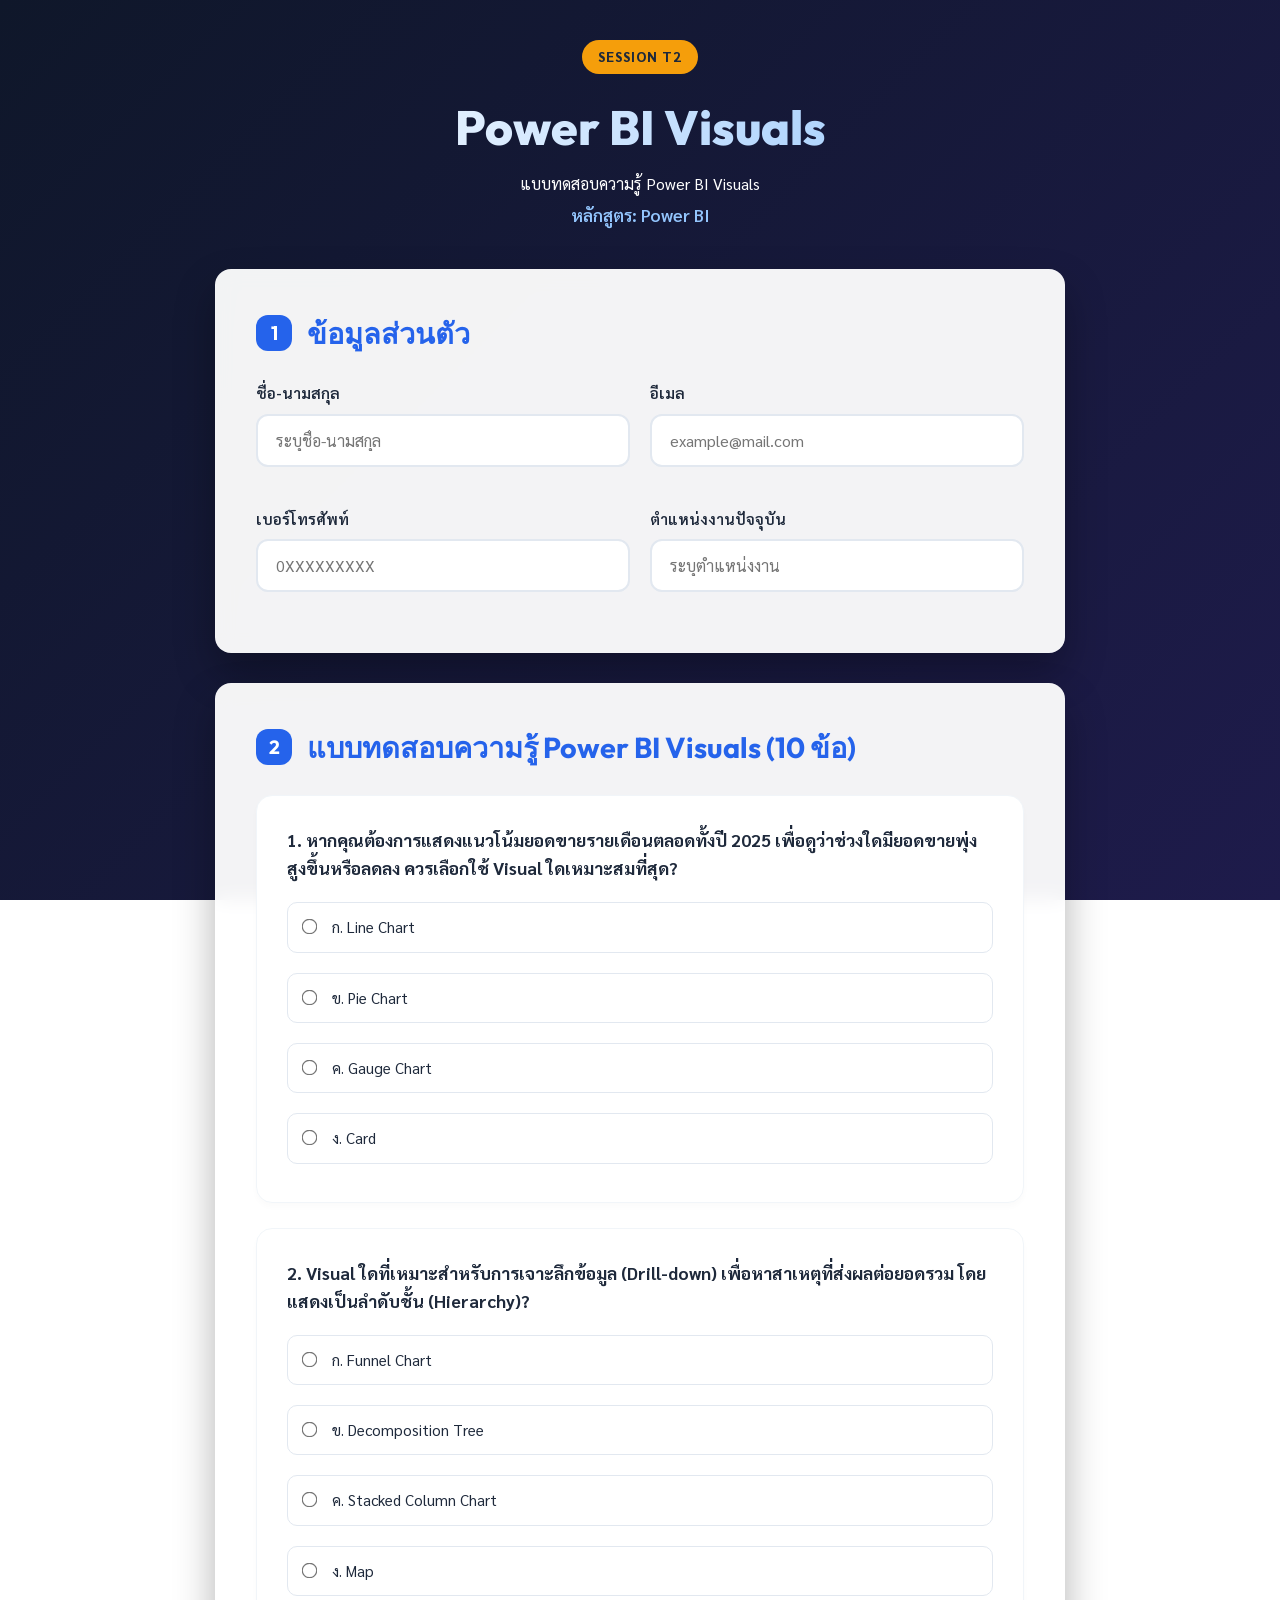
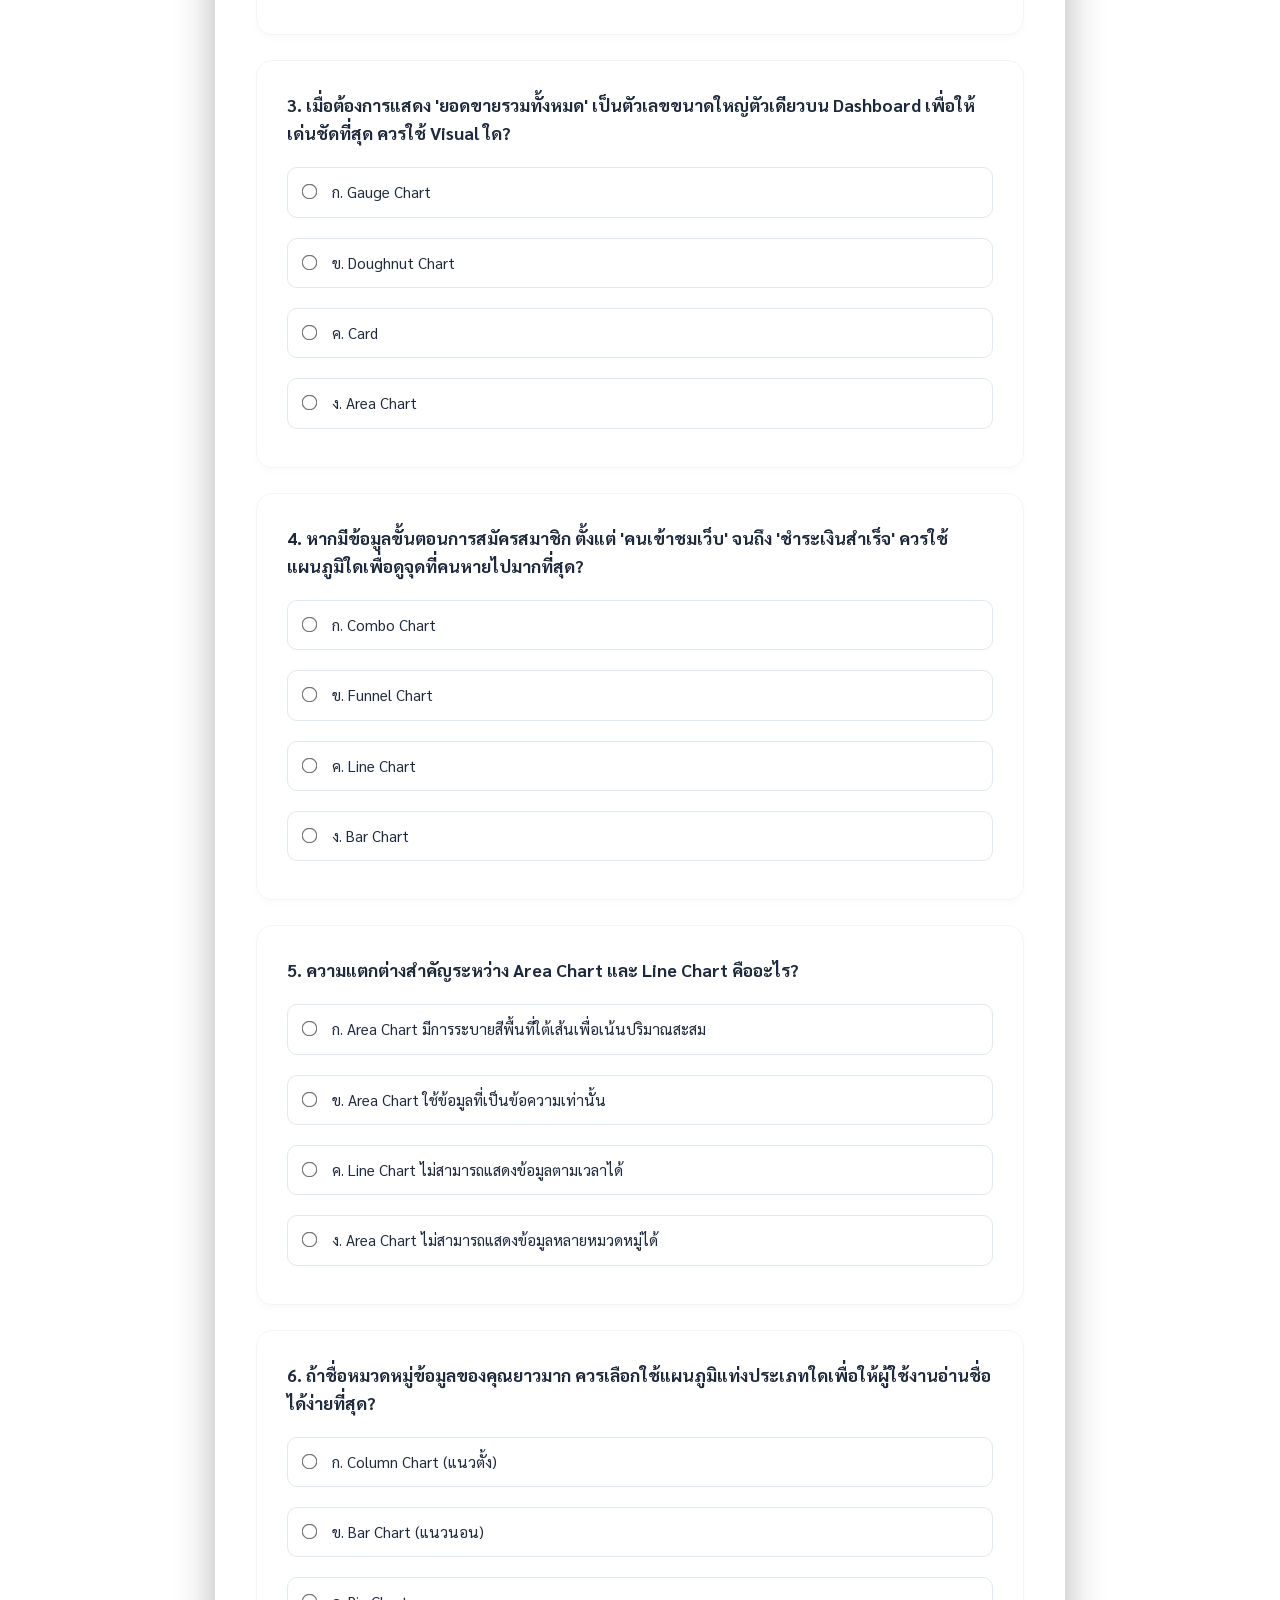
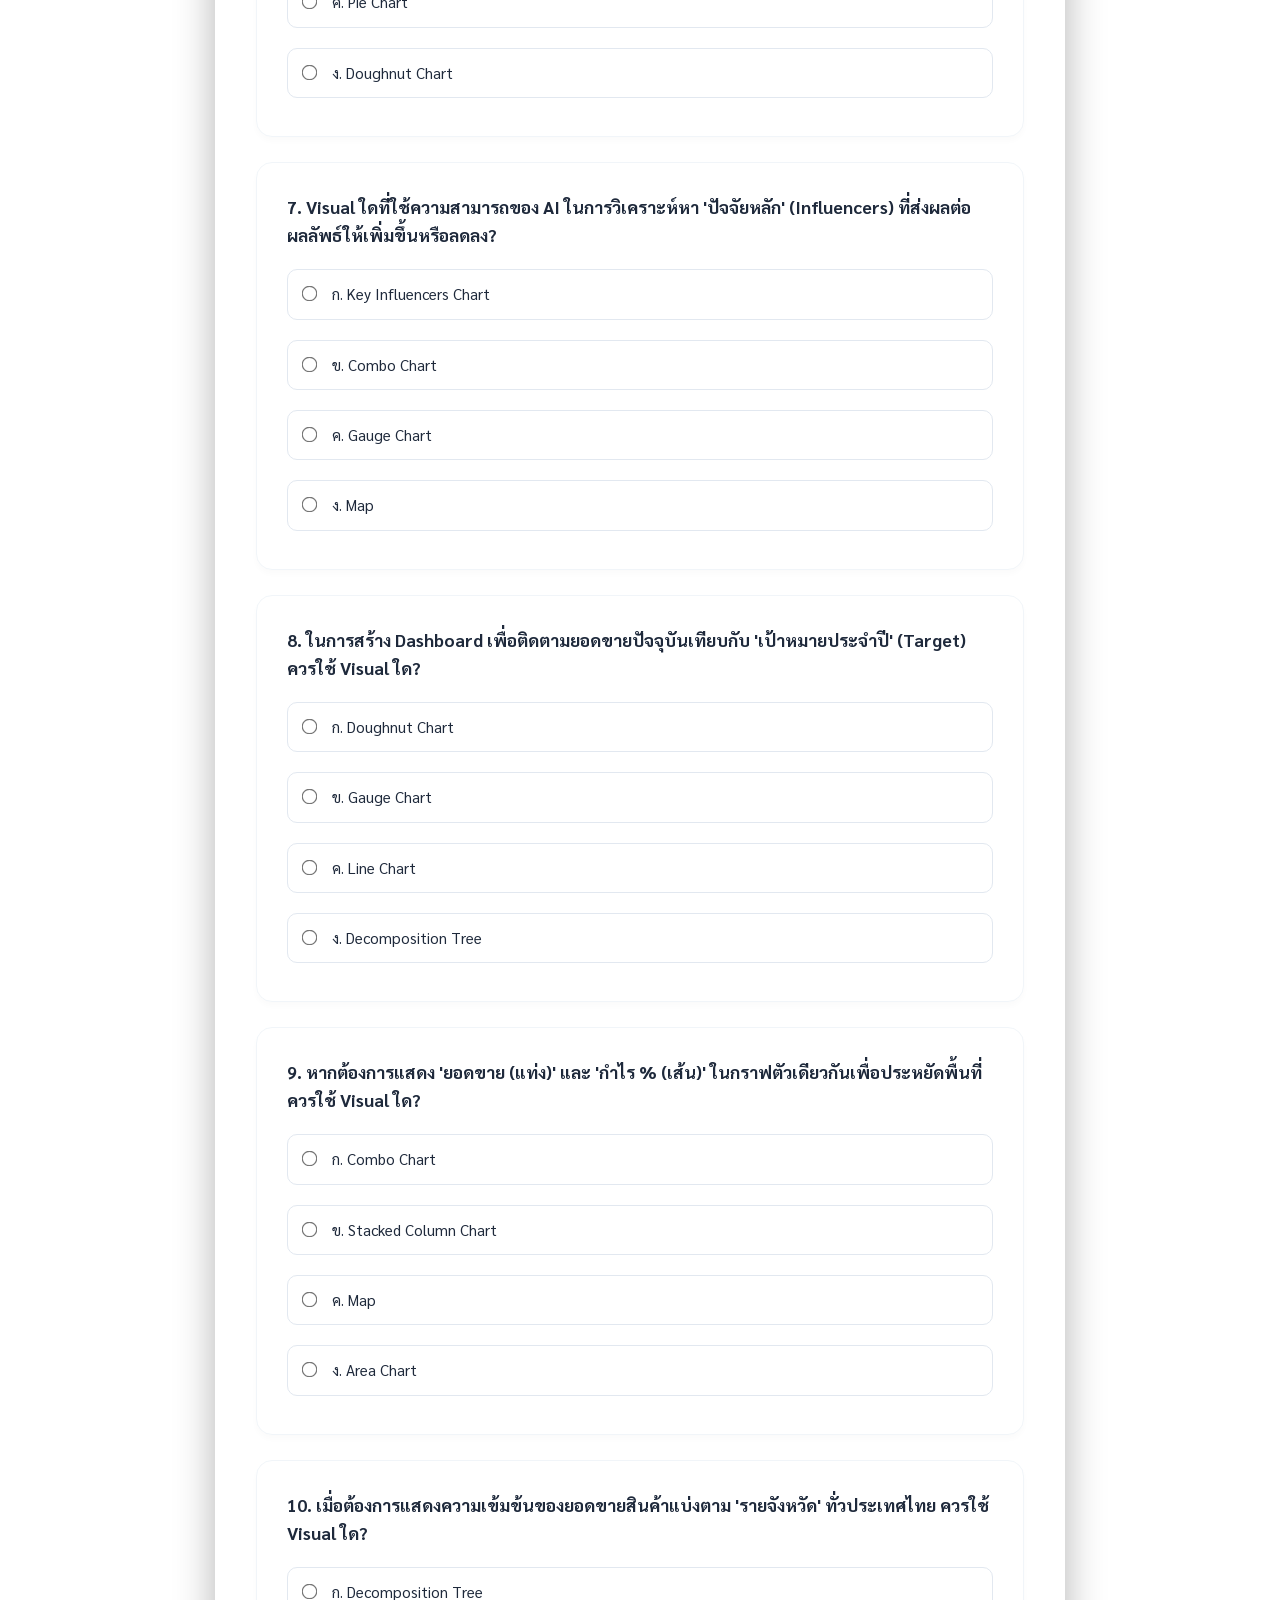
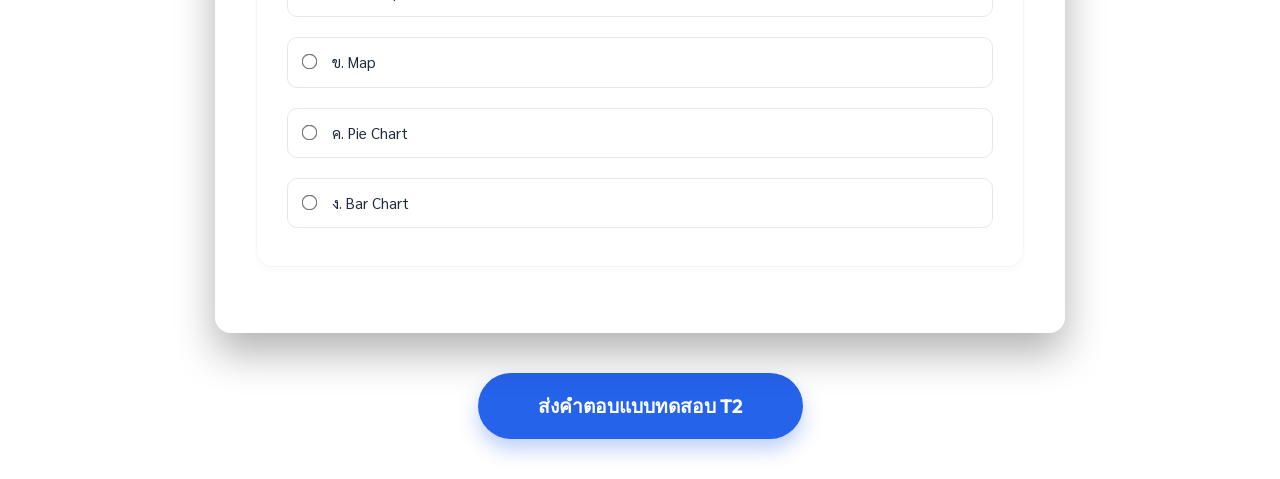
<file: t2.html>
<!DOCTYPE html>
<html lang="th">

<head>
    <meta charset="UTF-8">
    <meta name="viewport" content="width=device-width, initial-scale=1.0">
    <title>Power BI Visuals | T2 Quiz</title>
    <link rel="preconnect" href="https://fonts.googleapis.com">
    <link rel="preconnect" href="https://fonts.gstatic.com" crossorigin>
    <link
        href="https://fonts.googleapis.com/css2?family=Sarabun:wght@300;400;600;700&family=Outfit:wght@400;600;800&display=swap"
        rel="stylesheet">
    <link rel="stylesheet" href="style.css">
</head>

<body>
    <div class="container">
        <header>
            <div class="header-content">
                <span class="badge">Session T2</span>
                <h1>Power BI Visuals</h1>
                <p>แบบทดสอบความรู้ Power BI Visuals</p>
                <div class="course-info">หลักสูตร: Power BI</div>
            </div>
        </header>

        <form id="t2Form">
            <!-- ส่วนที่ 1: ข้อมูลส่วนตัว -->
            <div class="form-section fade-in">
                <h2><span class="step-num">1</span> ข้อมูลส่วนตัว</h2>
                <div class="form-grid">
                    <div class="form-group">
                        <label for="name">ชื่อ-นามสกุล</label>
                        <input type="text" id="name" name="name" placeholder="ระบุชื่อ-นามสกุล" required>
                    </div>
                    <div class="form-group">
                        <label for="email">อีเมล</label>
                        <input type="email" id="email" name="email" placeholder="example@mail.com" required>
                    </div>
                    <div class="form-group">
                        <label for="phone">เบอร์โทรศัพท์</label>
                        <input type="tel" id="phone" name="phone" placeholder="0XXXXXXXXX" pattern="[0-9]{9,10}"
                            required>
                    </div>
                    <div class="form-group">
                        <label for="job">ตำแหน่งงานปัจจุบัน</label>
                        <input type="text" id="job" name="job" placeholder="ระบุตำแหน่งงาน" required>
                    </div>
                </div>
            </div>

            <!-- ส่วนที่ 2: แบบทดสอบ -->
            <div class="form-section quiz-section fade-in">
                <h2><span class="step-num">2</span> แบบทดสอบความรู้ Power BI Visuals (10 ข้อ)</h2>

                <div class="quiz-item">
                    <p class="question">1. หากคุณต้องการแสดงแนวโน้มยอดขายรายเดือนตลอดทั้งปี 2025
                        เพื่อดูว่าช่วงใดมียอดขายพุ่งสูงขึ้นหรือลดลง ควรเลือกใช้ Visual ใดเหมาะสมที่สุด?</p>
                    <div class="options">
                        <label><input type="radio" name="q1" value="ก" required> ก. Line Chart</label>
                        <label><input type="radio" name="q1" value="ข"> ข. Pie Chart</label>
                        <label><input type="radio" name="q1" value="ค"> ค. Gauge Chart</label>
                        <label><input type="radio" name="q1" value="ง"> ง. Card</label>
                    </div>
                </div>

                <div class="quiz-item">
                    <p class="question">2. Visual ใดที่เหมาะสำหรับการเจาะลึกข้อมูล (Drill-down)
                        เพื่อหาสาเหตุที่ส่งผลต่อยอดรวม โดยแสดงเป็นลำดับชั้น (Hierarchy)?</p>
                    <div class="options">
                        <label><input type="radio" name="q2" value="ก" required> ก. Funnel Chart</label>
                        <label><input type="radio" name="q2" value="ข"> ข. Decomposition Tree</label>
                        <label><input type="radio" name="q2" value="ค"> ค. Stacked Column Chart</label>
                        <label><input type="radio" name="q2" value="ง"> ง. Map</label>
                    </div>
                </div>

                <div class="quiz-item">
                    <p class="question">3. เมื่อต้องการแสดง 'ยอดขายรวมทั้งหมด' เป็นตัวเลขขนาดใหญ่ตัวเดียวบน Dashboard
                        เพื่อให้เด่นชัดที่สุด ควรใช้ Visual ใด?</p>
                    <div class="options">
                        <label><input type="radio" name="q3" value="ก" required> ก. Gauge Chart</label>
                        <label><input type="radio" name="q3" value="ข"> ข. Doughnut Chart</label>
                        <label><input type="radio" name="q3" value="ค"> ค. Card</label>
                        <label><input type="radio" name="q3" value="ง"> ง. Area Chart</label>
                    </div>
                </div>

                <div class="quiz-item">
                    <p class="question">4. หากมีข้อมูลขั้นตอนการสมัครสมาชิก ตั้งแต่ 'คนเข้าชมเว็บ' จนถึง
                        'ชำระเงินสำเร็จ' ควรใช้แผนภูมิใดเพื่อดูจุดที่คนหายไปมากที่สุด?</p>
                    <div class="options">
                        <label><input type="radio" name="q4" value="ก" required> ก. Combo Chart</label>
                        <label><input type="radio" name="q4" value="ข"> ข. Funnel Chart</label>
                        <label><input type="radio" name="q4" value="ค"> ค. Line Chart</label>
                        <label><input type="radio" name="q4" value="ง"> ง. Bar Chart</label>
                    </div>
                </div>

                <div class="quiz-item">
                    <p class="question">5. ความแตกต่างสำคัญระหว่าง Area Chart และ Line Chart คืออะไร?</p>
                    <div class="options">
                        <label><input type="radio" name="q5" value="ก" required> ก. Area Chart
                            มีการระบายสีพื้นที่ใต้เส้นเพื่อเน้นปริมาณสะสม</label>
                        <label><input type="radio" name="q5" value="ข"> ข. Area Chart
                            ใช้ข้อมูลที่เป็นข้อความเท่านั้น</label>
                        <label><input type="radio" name="q5" value="ค"> ค. Line Chart
                            ไม่สามารถแสดงข้อมูลตามเวลาได้</label>
                        <label><input type="radio" name="q5" value="ง"> ง. Area Chart
                            ไม่สามารถแสดงข้อมูลหลายหมวดหมู่ได้</label>
                    </div>
                </div>

                <div class="quiz-item">
                    <p class="question">6. ถ้าชื่อหมวดหมู่ข้อมูลของคุณยาวมาก
                        ควรเลือกใช้แผนภูมิแท่งประเภทใดเพื่อให้ผู้ใช้งานอ่านชื่อได้ง่ายที่สุด?</p>
                    <div class="options">
                        <label><input type="radio" name="q6" value="ก" required> ก. Column Chart (แนวตั้ง)</label>
                        <label><input type="radio" name="q6" value="ข"> ข. Bar Chart (แนวนอน)</label>
                        <label><input type="radio" name="q6" value="ค"> ค. Pie Chart</label>
                        <label><input type="radio" name="q6" value="ง"> ง. Doughnut Chart</label>
                    </div>
                </div>

                <div class="quiz-item">
                    <p class="question">7. Visual ใดที่ใช้ความสามารถของ AI ในการวิเคราะห์หา 'ปัจจัยหลัก' (Influencers)
                        ที่ส่งผลต่อผลลัพธ์ให้เพิ่มขึ้นหรือลดลง?</p>
                    <div class="options">
                        <label><input type="radio" name="q7" value="ก" required> ก. Key Influencers Chart</label>
                        <label><input type="radio" name="q7" value="ข"> ข. Combo Chart</label>
                        <label><input type="radio" name="q7" value="ค"> ค. Gauge Chart</label>
                        <label><input type="radio" name="q7" value="ง"> ง. Map</label>
                    </div>
                </div>

                <div class="quiz-item">
                    <p class="question">8. ในการสร้าง Dashboard เพื่อติดตามยอดขายปัจจุบันเทียบกับ 'เป้าหมายประจำปี'
                        (Target) ควรใช้ Visual ใด?</p>
                    <div class="options">
                        <label><input type="radio" name="q8" value="ก" required> ก. Doughnut Chart</label>
                        <label><input type="radio" name="q8" value="ข"> ข. Gauge Chart</label>
                        <label><input type="radio" name="q8" value="ค"> ค. Line Chart</label>
                        <label><input type="radio" name="q8" value="ง"> ง. Decomposition Tree</label>
                    </div>
                </div>

                <div class="quiz-item">
                    <p class="question">9. หากต้องการแสดง 'ยอดขาย (แท่ง)' และ 'กำไร % (เส้น)'
                        ในกราฟตัวเดียวกันเพื่อประหยัดพื้นที่ ควรใช้ Visual ใด?</p>
                    <div class="options">
                        <label><input type="radio" name="q9" value="ก" required> ก. Combo Chart</label>
                        <label><input type="radio" name="q9" value="ข"> ข. Stacked Column Chart</label>
                        <label><input type="radio" name="q9" value="ค"> ค. Map</label>
                        <label><input type="radio" name="q9" value="ง"> ง. Area Chart</label>
                    </div>
                </div>

                <div class="quiz-item">
                    <p class="question">10. เมื่อต้องการแสดงความเข้มข้นของยอดขายสินค้าแบ่งตาม 'รายจังหวัด' ทั่วประเทศไทย
                        ควรใช้ Visual ใด?</p>
                    <div class="options">
                        <label><input type="radio" name="q10" value="ก" required> ก. Decomposition Tree</label>
                        <label><input type="radio" name="q10" value="ข"> ข. Map</label>
                        <label><input type="radio" name="q10" value="ค"> ค. Pie Chart</label>
                        <label><input type="radio" name="q10" value="ง"> ง. Bar Chart</label>
                    </div>
                </div>
            </div>

            <div class="form-actions">
                <button type="submit" id="submitBtn">ส่งคำตอบแบบทดสอบ T2</button>
            </div>
        </form>
    </div>

    <!-- Success Modal -->
    <div id="successModal" class="modal">
        <div class="modal-content">
            <div class="success-icon">✓</div>
            <h2>ส่งข้อมูลสำเร็จ!</h2>
            <p class="score-text">คะแนนที่คุณได้คือ <span id="finalScore">0</span> / 10</p>
            <div class="course-details-popup">
                <p><strong>ชื่อแบบทดสอบ:</strong> แบบทดสอบความรู้ Power BI Visuals (T2)</p>
                <p><strong>วันที่:</strong> 10-13 มีนาคม 2569</p>
                <p><strong>สถานที่:</strong> ณ สถาบันพัฒนาฝีมือแรงงาน 3 ชลบุรี</p>
            </div>
            <p class="modal-msg">***ขอความอนุเคราะห์ผู้เข้ารับการฝึกอบรมเข้าร่วมตามวัน – เวลา ที่ระบุในประกาศรับสมัคร***
            </p>
            <button onclick="closeModal()">ตกลง</button>
        </div>
    </div>

    <script src="t2-script.js"></script>
</body>

</html>
</file>
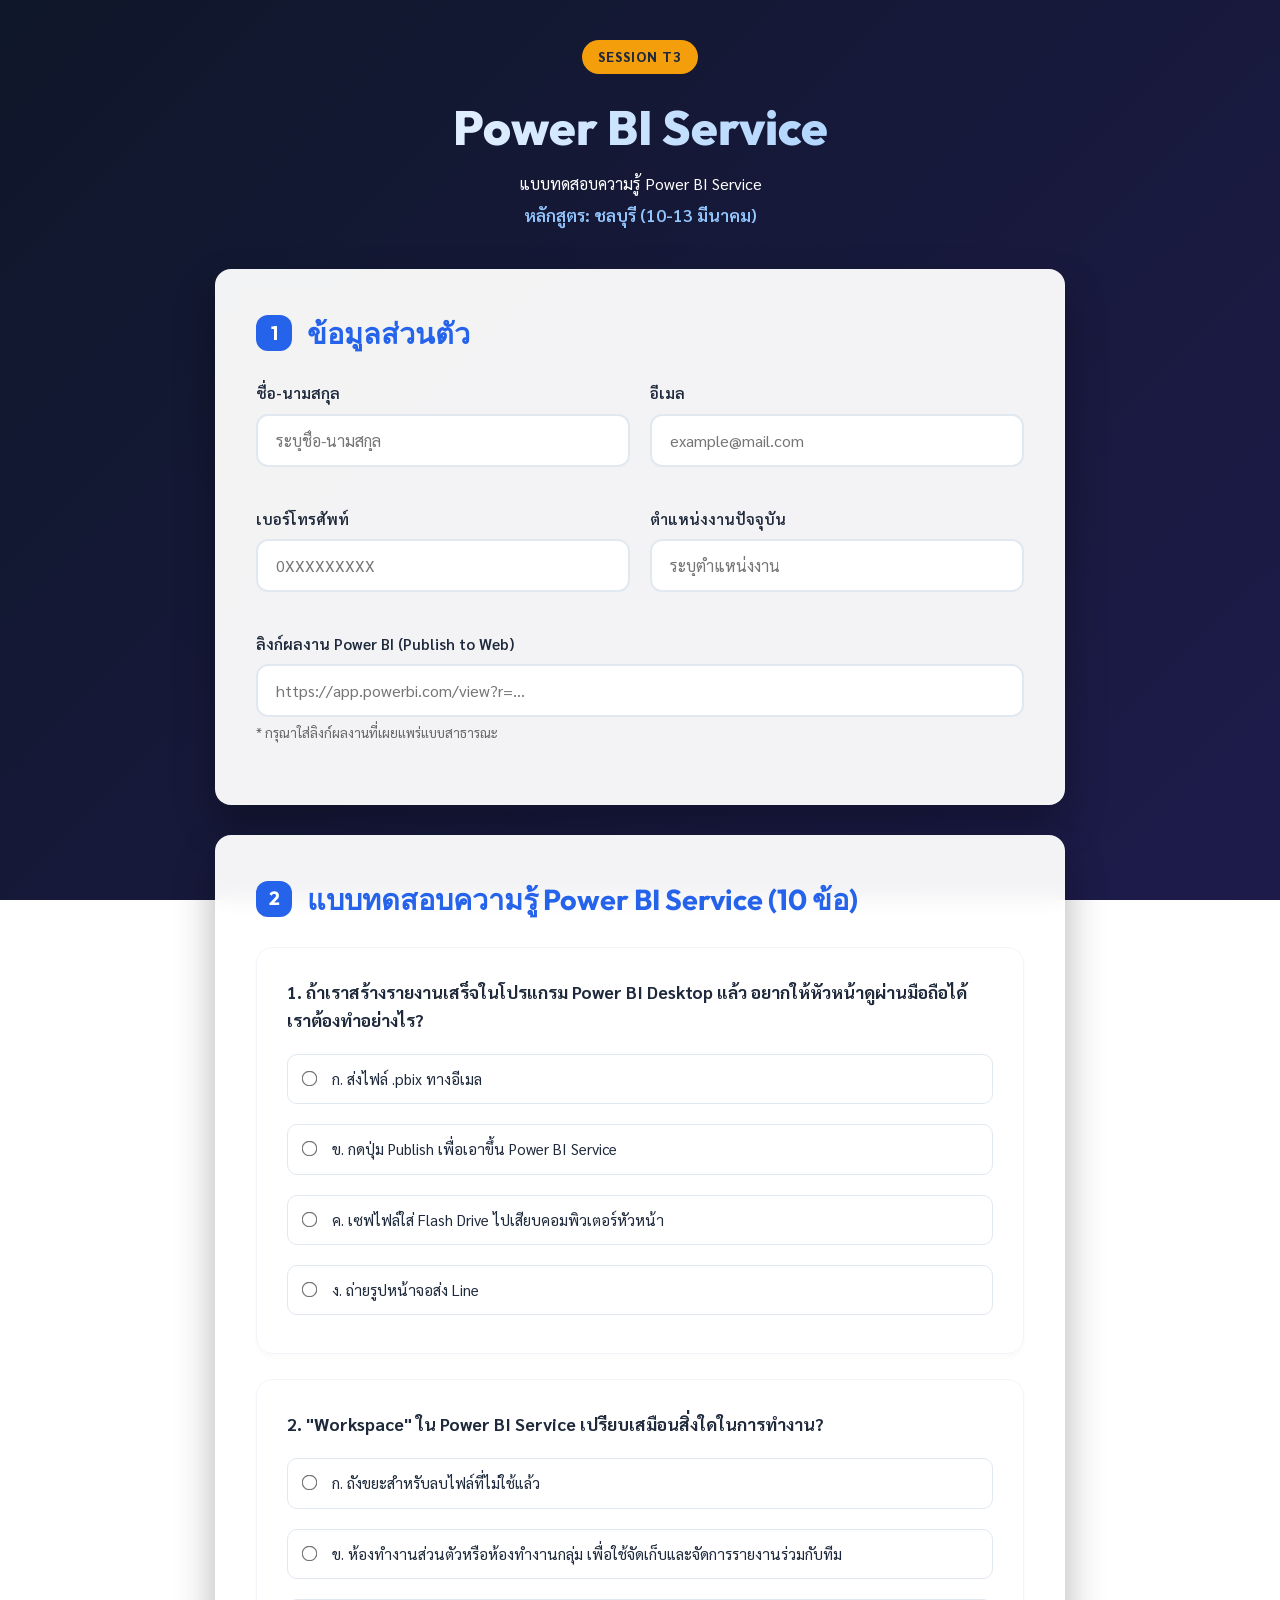
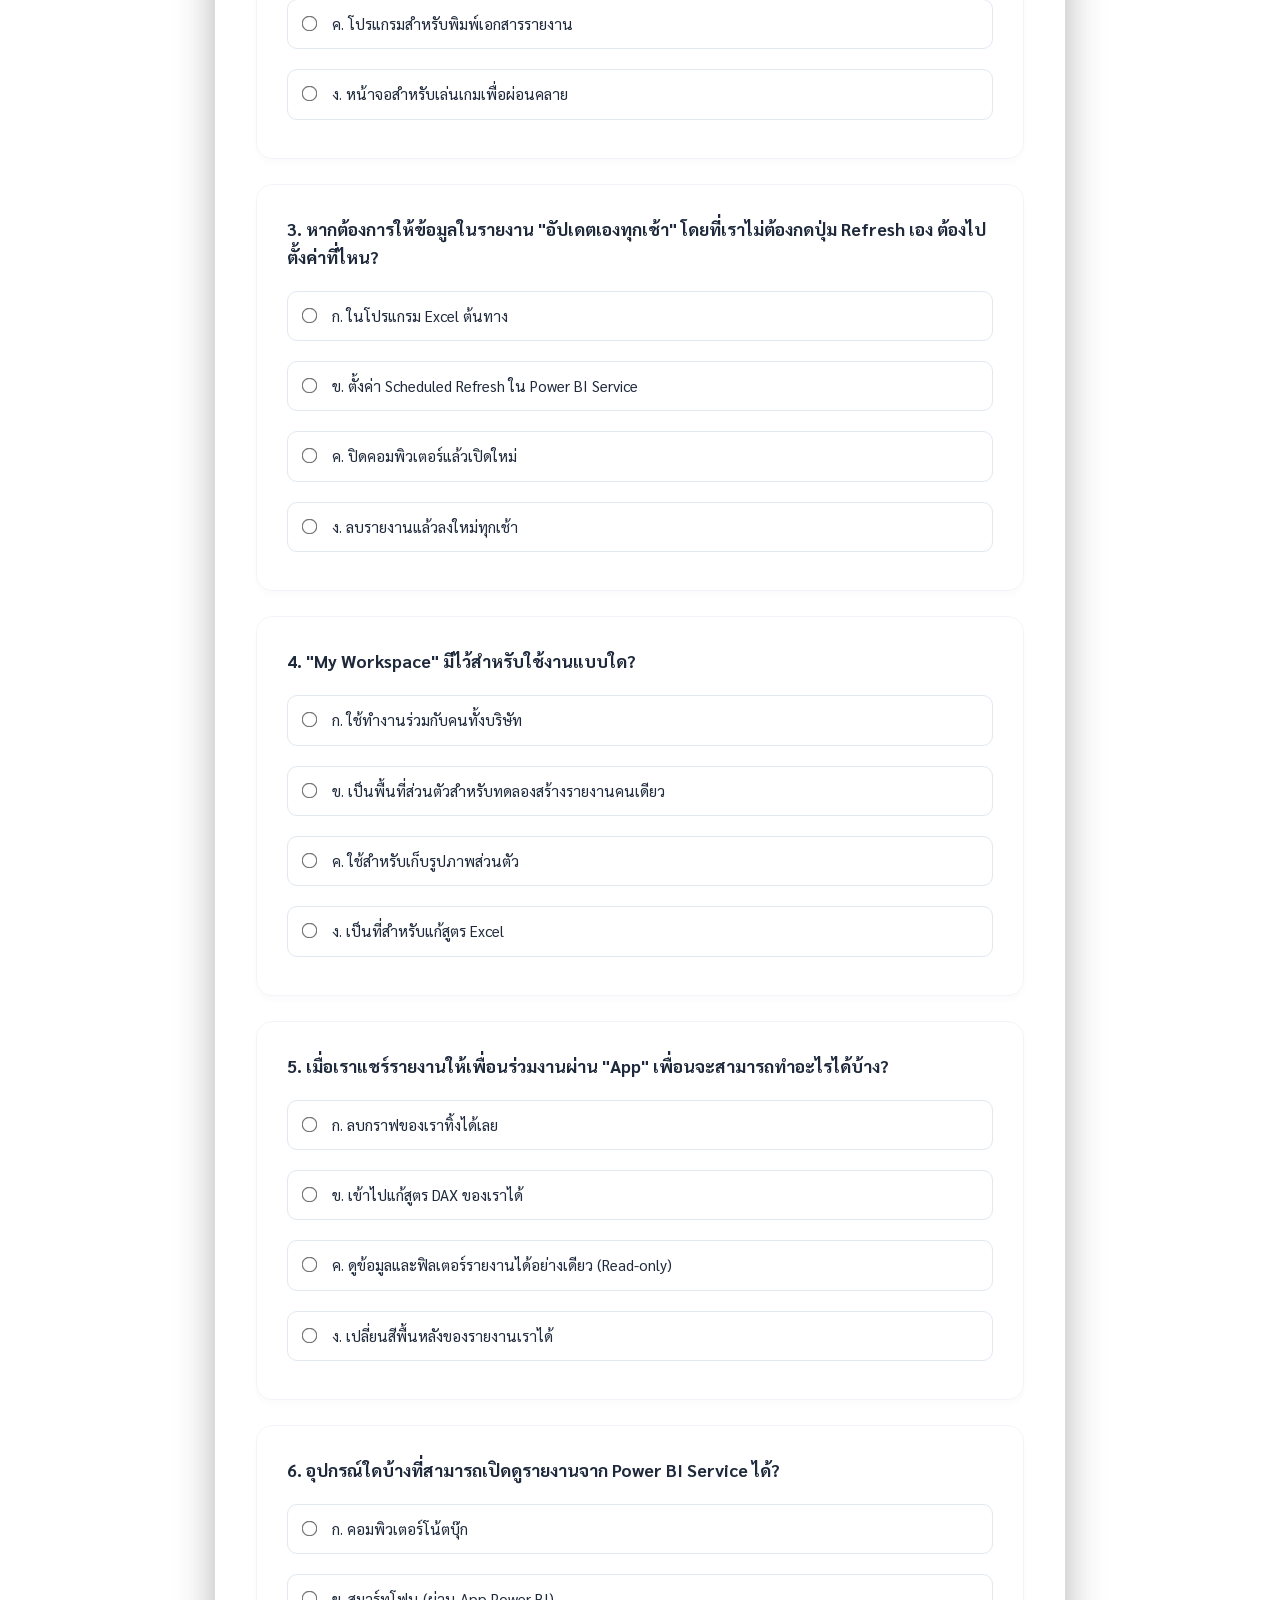
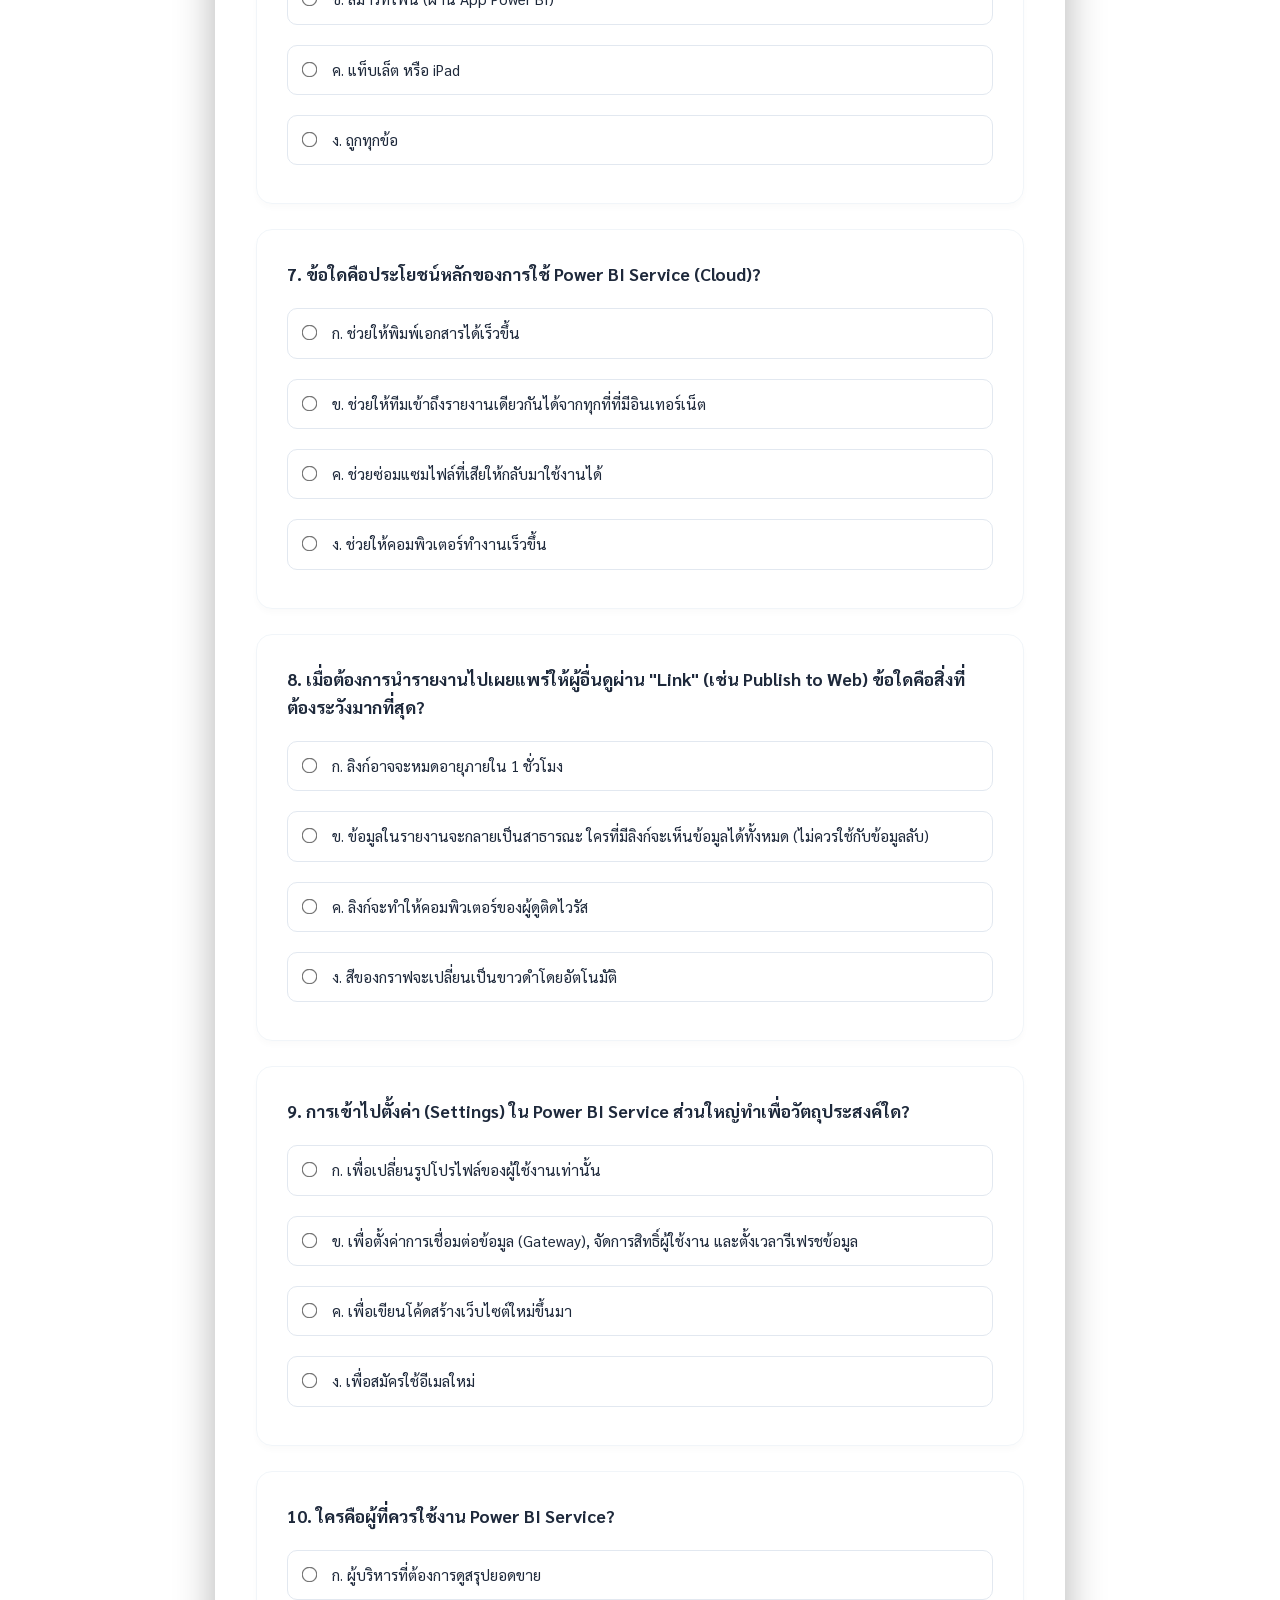
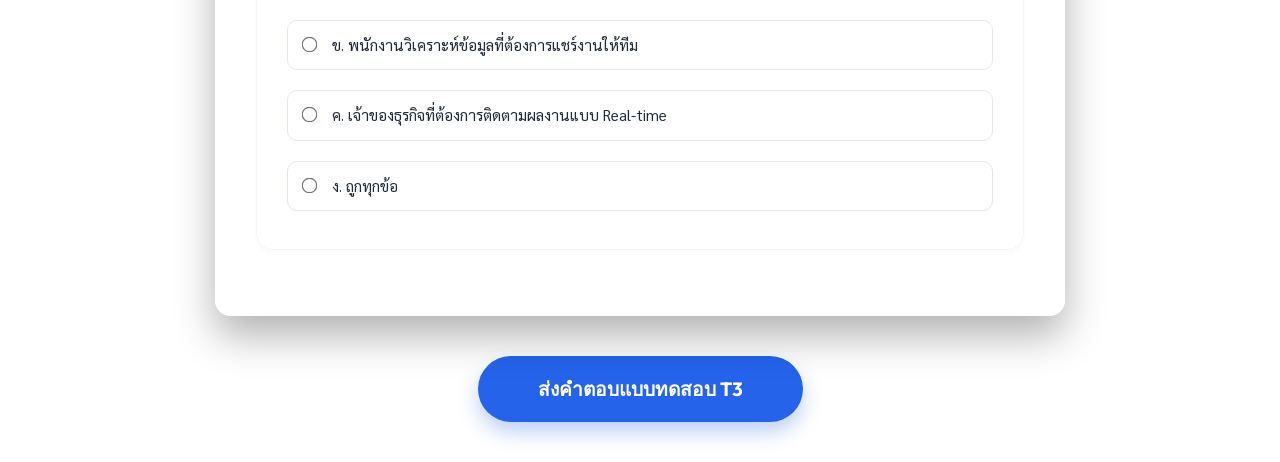
<file: t3.html>
<!DOCTYPE html>
<html lang="th">

<head>
    <meta charset="UTF-8">
    <meta name="viewport" content="width=device-width, initial-scale=1.0">
    <title>Power BI Service | T3 Quiz</title>
    <link rel="preconnect" href="https://fonts.googleapis.com">
    <link rel="preconnect" href="https://fonts.gstatic.com" crossorigin>
    <link
        href="https://fonts.googleapis.com/css2?family=Sarabun:wght@300;400;600;700&family=Outfit:wght@400;600;800&display=swap"
        rel="stylesheet">
    <link rel="stylesheet" href="style.css">
</head>

<body>
    <div class="container">
        <header>
            <div class="header-content">
                <span class="badge">Session T3</span>
                <h1>Power BI Service</h1>
                <p>แบบทดสอบความรู้ Power BI Service</p>
                <div class="course-info">หลักสูตร: ชลบุรี (10-13 มีนาคม)</div>
            </div>
        </header>

        <form id="t3Form">
            <!-- ส่วนที่ 1: ข้อมูลส่วนตัว -->
            <div class="form-section fade-in">
                <h2><span class="step-num">1</span> ข้อมูลส่วนตัว</h2>
                <div class="form-grid">
                    <div class="form-group">
                        <label for="name">ชื่อ-นามสกุล</label>
                        <input type="text" id="name" name="name" placeholder="ระบุชื่อ-นามสกุล" required>
                    </div>
                    <div class="form-group">
                        <label for="email">อีเมล</label>
                        <input type="email" id="email" name="email" placeholder="example@mail.com" required>
                    </div>
                    <div class="form-group">
                        <label for="phone">เบอร์โทรศัพท์</label>
                        <input type="tel" id="phone" name="phone" placeholder="0XXXXXXXXX" pattern="[0-9]{9,10}"
                            required>
                    </div>
                    <div class="form-group">
                        <label for="job">ตำแหน่งงานปัจจุบัน</label>
                        <input type="text" id="job" name="job" placeholder="ระบุตำแหน่งงาน" required>
                    </div>
                </div>
                <!-- NEW: Portfolio Link -->
                <div class="form-group" style="margin-top: 20px;">
                    <label for="portfolioLink">ลิงก์ผลงาน Power BI (Publish to Web)</label>
                    <input type="url" id="portfolioLink" name="portfolioLink"
                        placeholder="https://app.powerbi.com/view?r=..." required>
                    <small style="color: #666; display: block; margin-top: 5px;">*
                        กรุณาใส่ลิงก์ผลงานที่เผยแพร่แบบสาธารณะ</small>
                </div>
            </div>

            <!-- ส่วนที่ 2: แบบทดสอบ -->
            <div class="form-section quiz-section fade-in">
                <h2><span class="step-num">2</span> แบบทดสอบความรู้ Power BI Service (10 ข้อ)</h2>

                <div class="quiz-item">
                    <p class="question">1. ถ้าเราสร้างรายงานเสร็จในโปรแกรม Power BI Desktop แล้ว
                        อยากให้หัวหน้าดูผ่านมือถือได้ เราต้องทำอย่างไร?</p>
                    <div class="options">
                        <label><input type="radio" name="q1" value="ก" required> ก. ส่งไฟล์ .pbix ทางอีเมล</label>
                        <label><input type="radio" name="q1" value="ข"> ข. กดปุ่ม Publish เพื่อเอาขึ้น Power BI
                            Service</label>
                        <label><input type="radio" name="q1" value="ค"> ค. เซฟไฟล์ใส่ Flash Drive
                            ไปเสียบคอมพิวเตอร์หัวหน้า</label>
                        <label><input type="radio" name="q1" value="ง"> ง. ถ่ายรูปหน้าจอส่ง Line</label>
                    </div>
                </div>

                <div class="quiz-item">
                    <p class="question">2. "Workspace" ใน Power BI Service เปรียบเสมือนสิ่งใดในการทำงาน?</p>
                    <div class="options">
                        <label><input type="radio" name="q2" value="ก" required> ก.
                            ถังขยะสำหรับลบไฟล์ที่ไม่ใช้แล้ว</label>
                        <label><input type="radio" name="q2" value="ข"> ข. ห้องทำงานส่วนตัวหรือห้องทำงานกลุ่ม
                            เพื่อใช้จัดเก็บและจัดการรายงานร่วมกับทีม</label>
                        <label><input type="radio" name="q2" value="ค"> ค. โปรแกรมสำหรับพิมพ์เอกสารรายงาน</label>
                        <label><input type="radio" name="q2" value="ง"> ง. หน้าจอสำหรับเล่นเกมเพื่อผ่อนคลาย</label>
                    </div>
                </div>

                <div class="quiz-item">
                    <p class="question">3. หากต้องการให้ข้อมูลในรายงาน "อัปเดตเองทุกเช้า" โดยที่เราไม่ต้องกดปุ่ม Refresh
                        เอง ต้องไปตั้งค่าที่ไหน?</p>
                    <div class="options">
                        <label><input type="radio" name="q3" value="ก" required> ก. ในโปรแกรม Excel ต้นทาง</label>
                        <label><input type="radio" name="q3" value="ข"> ข. ตั้งค่า Scheduled Refresh ใน Power BI
                            Service</label>
                        <label><input type="radio" name="q3" value="ค"> ค. ปิดคอมพิวเตอร์แล้วเปิดใหม่</label>
                        <label><input type="radio" name="q3" value="ง"> ง. ลบรายงานแล้วลงใหม่ทุกเช้า</label>
                    </div>
                </div>

                <div class="quiz-item">
                    <p class="question">4. "My Workspace" มีไว้สำหรับใช้งานแบบใด?</p>
                    <div class="options">
                        <label><input type="radio" name="q4" value="ก" required> ก. ใช้ทำงานร่วมกับคนทั้งบริษัท</label>
                        <label><input type="radio" name="q4" value="ข"> ข.
                            เป็นพื้นที่ส่วนตัวสำหรับทดลองสร้างรายงานคนเดียว</label>
                        <label><input type="radio" name="q4" value="ค"> ค. ใช้สำหรับเก็บรูปภาพส่วนตัว</label>
                        <label><input type="radio" name="q4" value="ง"> ง. เป็นที่สำหรับแก้สูตร Excel</label>
                    </div>
                </div>

                <div class="quiz-item">
                    <p class="question">5. เมื่อเราแชร์รายงานให้เพื่อนร่วมงานผ่าน "App" เพื่อนจะสามารถทำอะไรได้บ้าง?</p>
                    <div class="options">
                        <label><input type="radio" name="q5" value="ก" required> ก. ลบกราฟของเราทิ้งได้เลย</label>
                        <label><input type="radio" name="q5" value="ข"> ข. เข้าไปแก้สูตร DAX ของเราได้</label>
                        <label><input type="radio" name="q5" value="ค"> ค. ดูข้อมูลและฟิลเตอร์รายงานได้อย่างเดียว
                            (Read-only)</label>
                        <label><input type="radio" name="q5" value="ง"> ง. เปลี่ยนสีพื้นหลังของรายงานเราได้</label>
                    </div>
                </div>

                <div class="quiz-item">
                    <p class="question">6. อุปกรณ์ใดบ้างที่สามารถเปิดดูรายงานจาก Power BI Service ได้?</p>
                    <div class="options">
                        <label><input type="radio" name="q6" value="ก" required> ก. คอมพิวเตอร์โน้ตบุ๊ก</label>
                        <label><input type="radio" name="q6" value="ข"> ข. สมาร์ทโฟน (ผ่าน App Power BI)</label>
                        <label><input type="radio" name="q6" value="ค"> ค. แท็บเล็ต หรือ iPad</label>
                        <label><input type="radio" name="q6" value="ง"> ง. ถูกทุกข้อ</label>
                    </div>
                </div>

                <div class="quiz-item">
                    <p class="question">7. ข้อใดคือประโยชน์หลักของการใช้ Power BI Service (Cloud)?</p>
                    <div class="options">
                        <label><input type="radio" name="q7" value="ก" required> ก.
                            ช่วยให้พิมพ์เอกสารได้เร็วขึ้น</label>
                        <label><input type="radio" name="q7" value="ข"> ข.
                            ช่วยให้ทีมเข้าถึงรายงานเดียวกันได้จากทุกที่ที่มีอินเทอร์เน็ต</label>
                        <label><input type="radio" name="q7" value="ค"> ค.
                            ช่วยซ่อมแซมไฟล์ที่เสียให้กลับมาใช้งานได้</label>
                        <label><input type="radio" name="q7" value="ง"> ง. ช่วยให้คอมพิวเตอร์ทำงานเร็วขึ้น</label>
                    </div>
                </div>

                <div class="quiz-item">
                    <p class="question">8. เมื่อต้องการนำรายงานไปเผยแพร่ให้ผู้อื่นดูผ่าน "Link" (เช่น Publish to Web)
                        ข้อใดคือสิ่งที่ต้องระวังมากที่สุด?</p>
                    <div class="options">
                        <label><input type="radio" name="q8" value="ก" required> ก. ลิงก์อาจจะหมดอายุภายใน 1
                            ชั่วโมง</label>
                        <label><input type="radio" name="q8" value="ข"> ข. ข้อมูลในรายงานจะกลายเป็นสาธารณะ
                            ใครที่มีลิงก์จะเห็นข้อมูลได้ทั้งหมด (ไม่ควรใช้กับข้อมูลลับ)</label>
                        <label><input type="radio" name="q8" value="ค"> ค.
                            ลิงก์จะทำให้คอมพิวเตอร์ของผู้ดูติดไวรัส</label>
                        <label><input type="radio" name="q8" value="ง"> ง.
                            สีของกราฟจะเปลี่ยนเป็นขาวดำโดยอัตโนมัติ</label>
                    </div>
                </div>

                <div class="quiz-item">
                    <p class="question">9. การเข้าไปตั้งค่า (Settings) ใน Power BI Service
                        ส่วนใหญ่ทำเพื่อวัตถุประสงค์ใด?</p>
                    <div class="options">
                        <label><input type="radio" name="q9" value="ก" required> ก.
                            เพื่อเปลี่ยนรูปโปรไฟล์ของผู้ใช้งานเท่านั้น</label>
                        <label><input type="radio" name="q9" value="ข"> ข. เพื่อตั้งค่าการเชื่อมต่อข้อมูล (Gateway),
                            จัดการสิทธิ์ผู้ใช้งาน และตั้งเวลารีเฟรชข้อมูล</label>
                        <label><input type="radio" name="q9" value="ค"> ค. เพื่อเขียนโค้ดสร้างเว็บไซต์ใหม่ขึ้นมา</label>
                        <label><input type="radio" name="q9" value="ง"> ง. เพื่อสมัครใช้อีเมลใหม่</label>
                    </div>
                </div>

                <div class="quiz-item">
                    <p class="question">10. ใครคือผู้ที่ควรใช้งาน Power BI Service?</p>
                    <div class="options">
                        <label><input type="radio" name="q10" value="ก" required> ก.
                            ผู้บริหารที่ต้องการดูสรุปยอดขาย</label>
                        <label><input type="radio" name="q10" value="ข"> ข.
                            พนักงานวิเคราะห์ข้อมูลที่ต้องการแชร์งานให้ทีม</label>
                        <label><input type="radio" name="q10" value="ค"> ค. เจ้าของธุรกิจที่ต้องการติดตามผลงานแบบ
                            Real-time</label>
                        <label><input type="radio" name="q10" value="ง"> ง. ถูกทุกข้อ</label>
                    </div>
                </div>
            </div>

            <div class="form-actions">
                <button type="submit" id="submitBtn">ส่งคำตอบแบบทดสอบ T3</button>
            </div>
        </form>
    </div>

    <!-- Success Modal -->
    <div id="successModal" class="modal">
        <div class="modal-content">
            <div class="success-icon">✓</div>
            <h2>ส่งข้อมูลสำเร็จ! 🎉</h2>
            <p class="score-text">คะแนนที่คุณได้คือ <span id="finalScore">0</span> / 10</p>
            <div class="course-details-popup">
                <p><strong>ชื่อแบบทดสอบ:</strong> แบบทดสอบความรู้ Power BI Service (T3)</p>
                <p><strong>วันที่:</strong> 10-13 มีนาคม 2569</p>
                <p><strong>สถานที่:</strong> ณ สถาบันพัฒนาฝีมือแรงงาน 3 ชลบุรี</p>
            </div>
            <p class="modal-msg">***ขอขอบคุณที่ร่วมสนุกและตั้งใจเรียนรู้ครับ***</p>
            <button onclick="closeModal()">ตกลง</button>
        </div>
    </div>

    <script src="t3-script.js"></script>
</body>

</html>
</file>
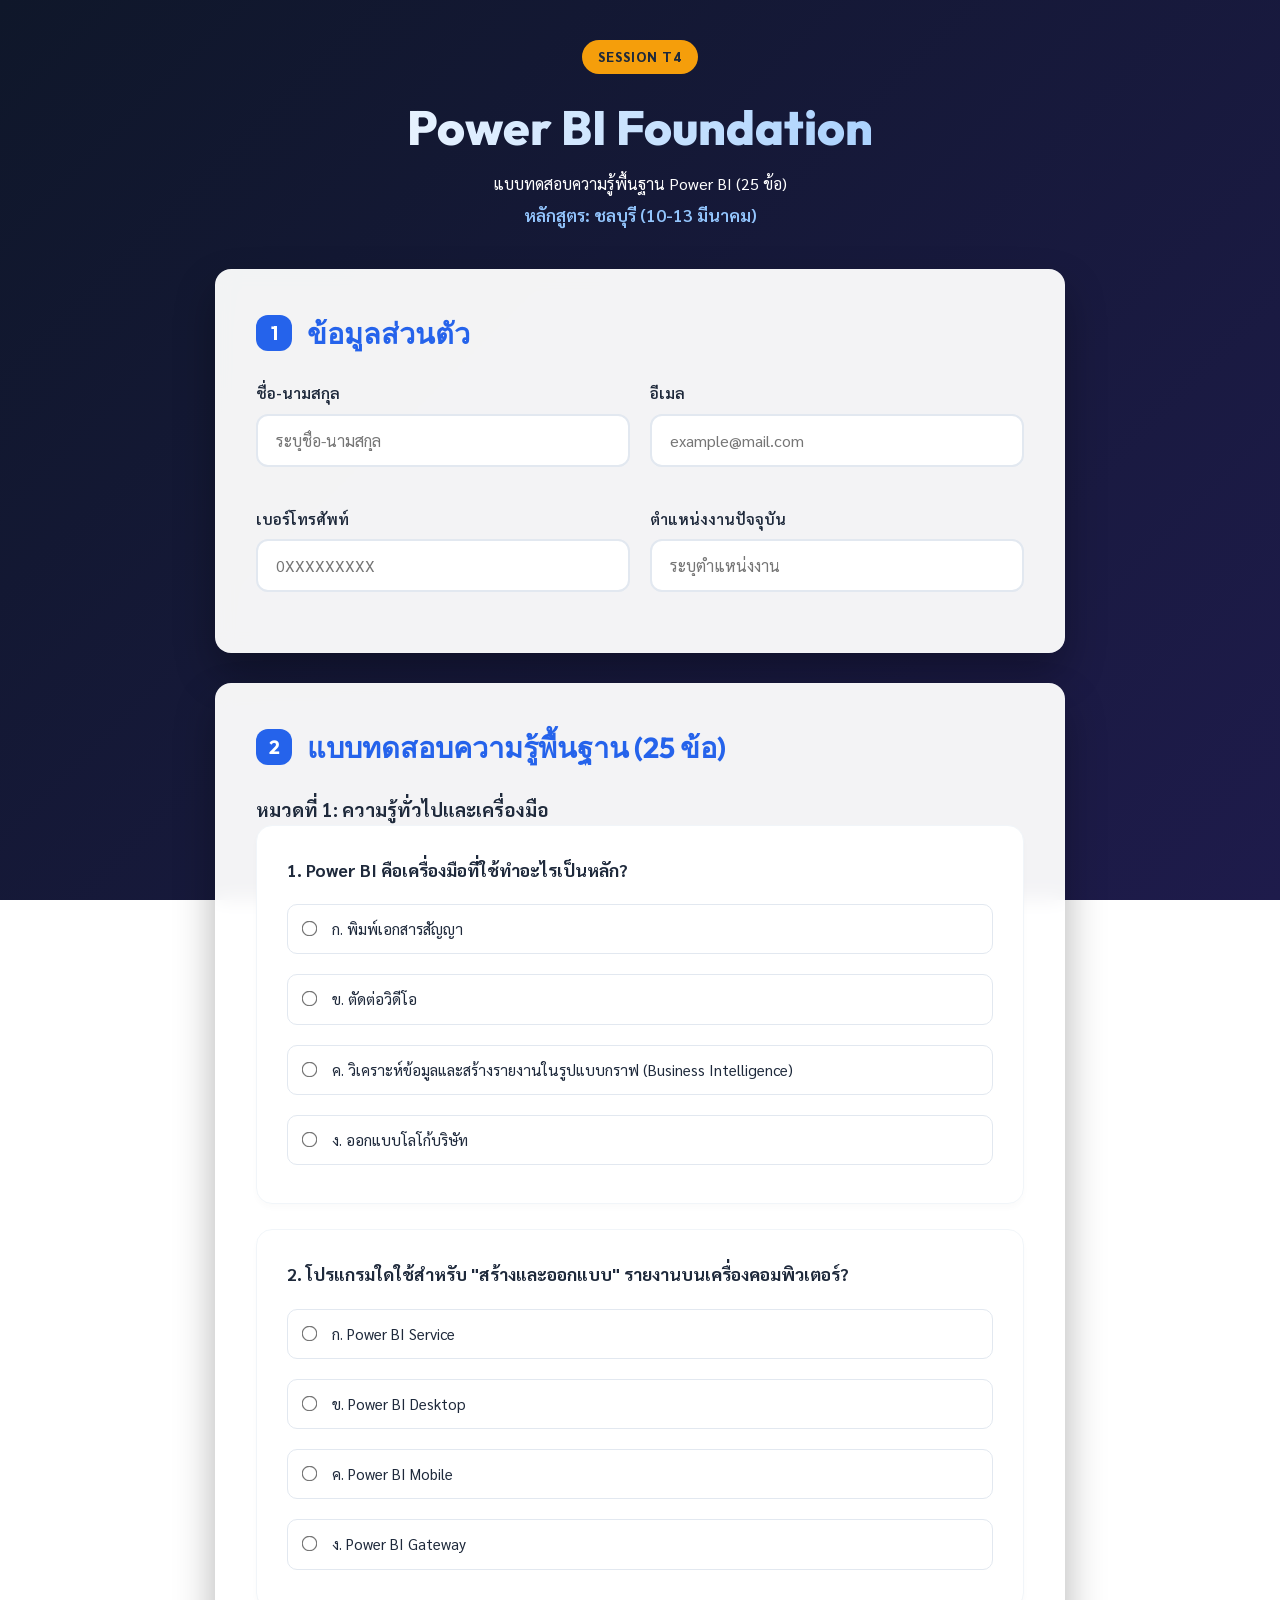
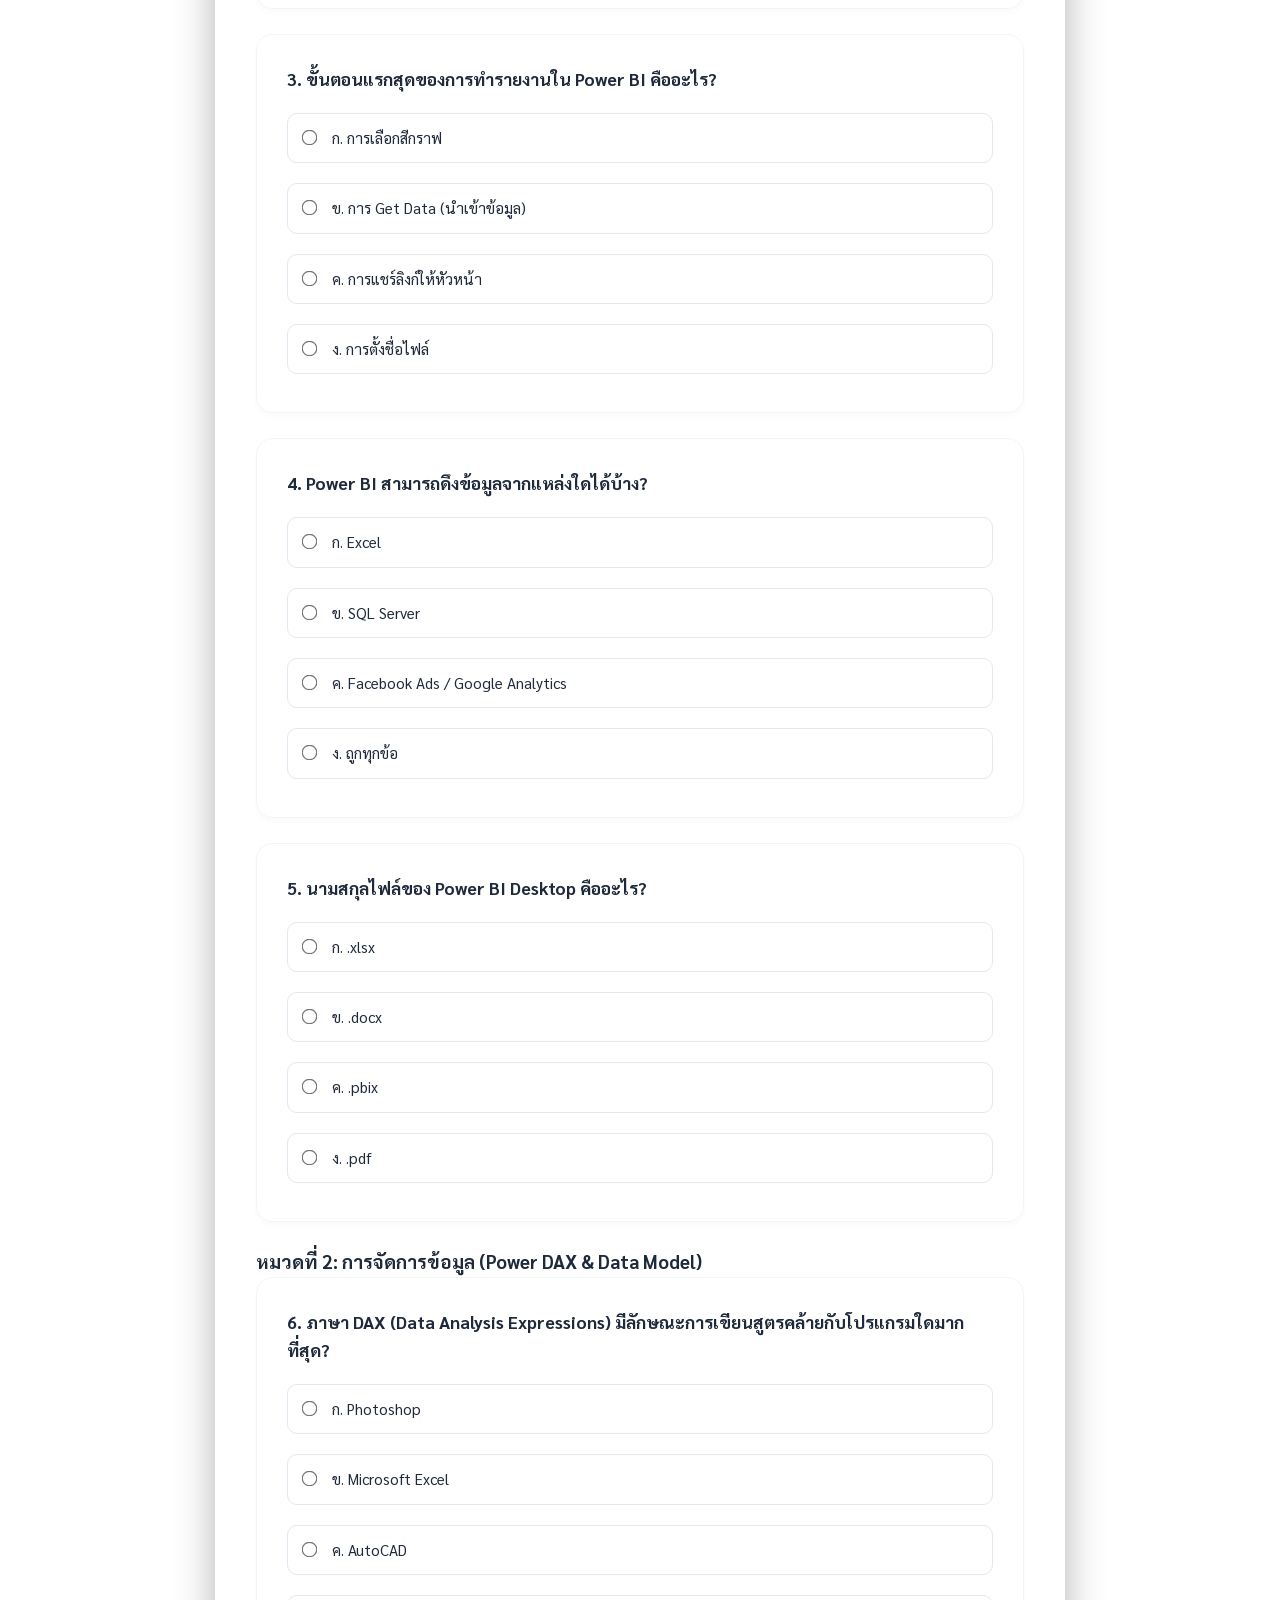
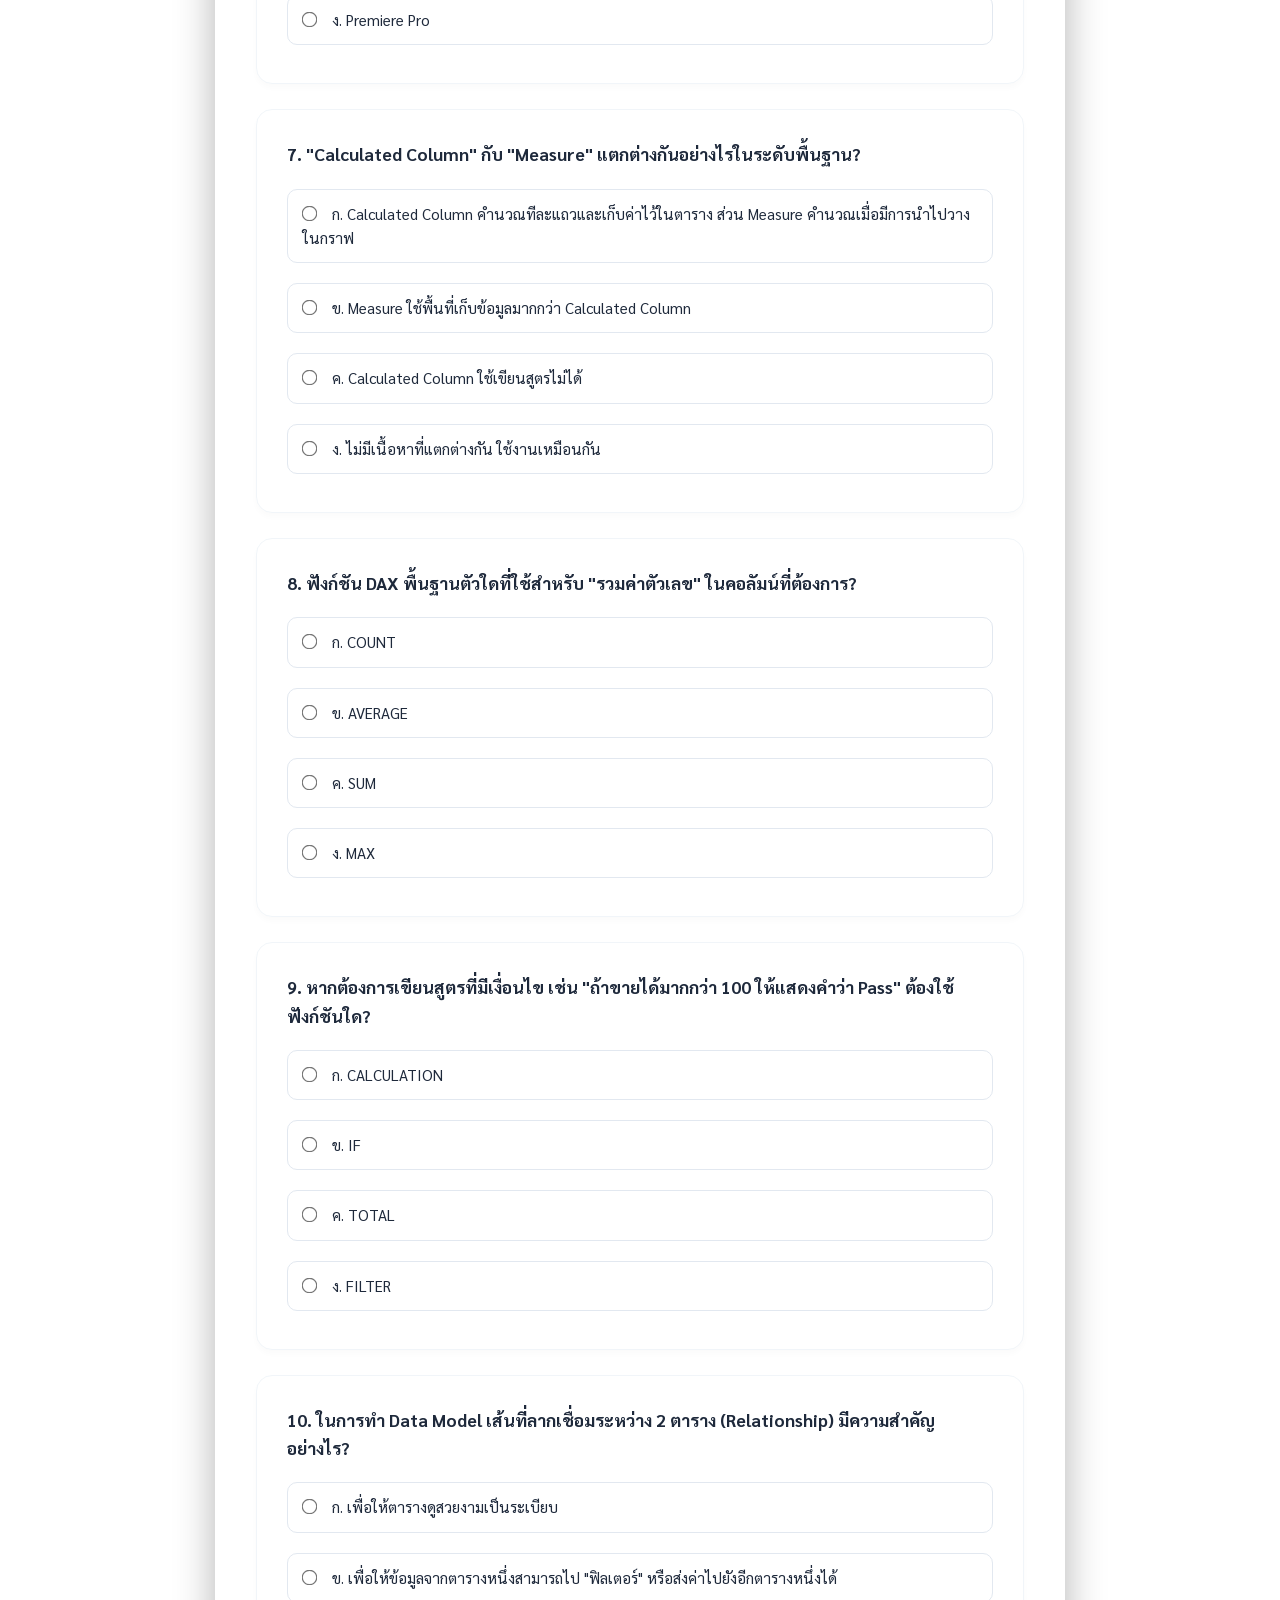
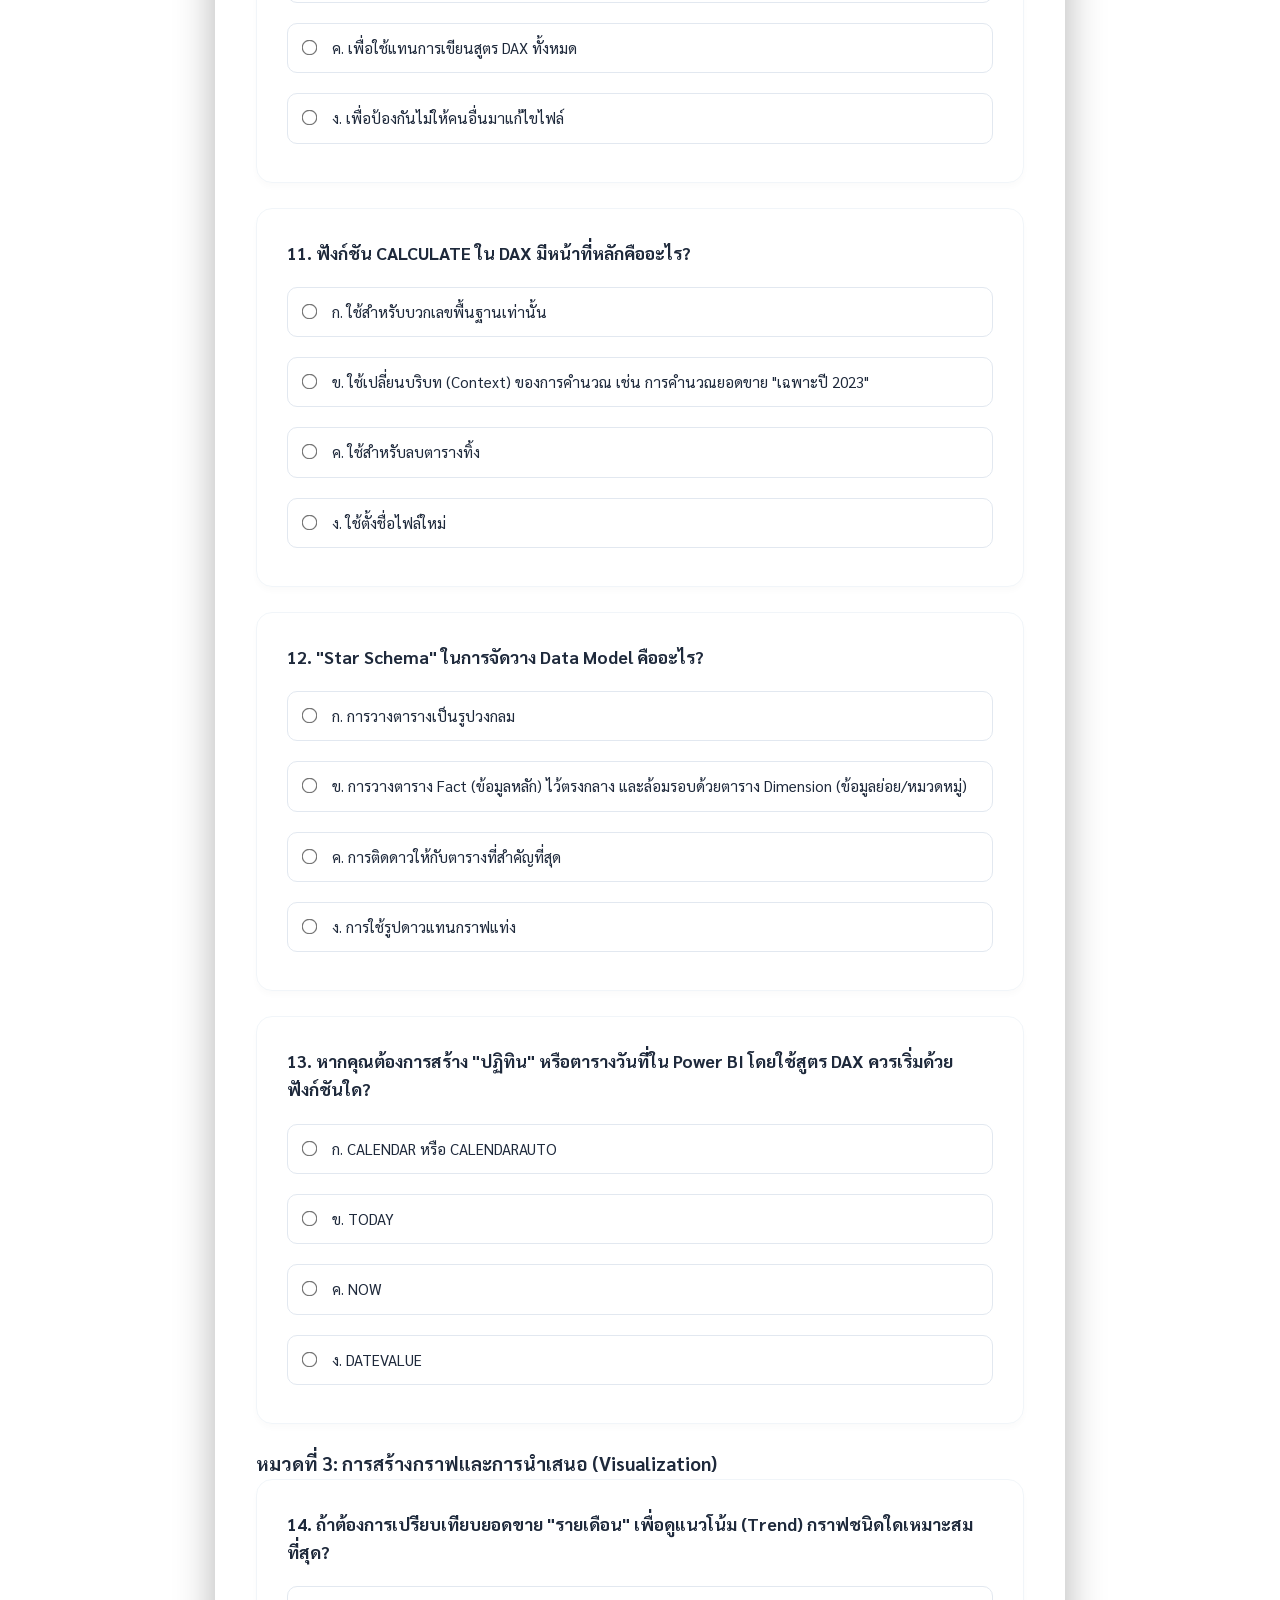
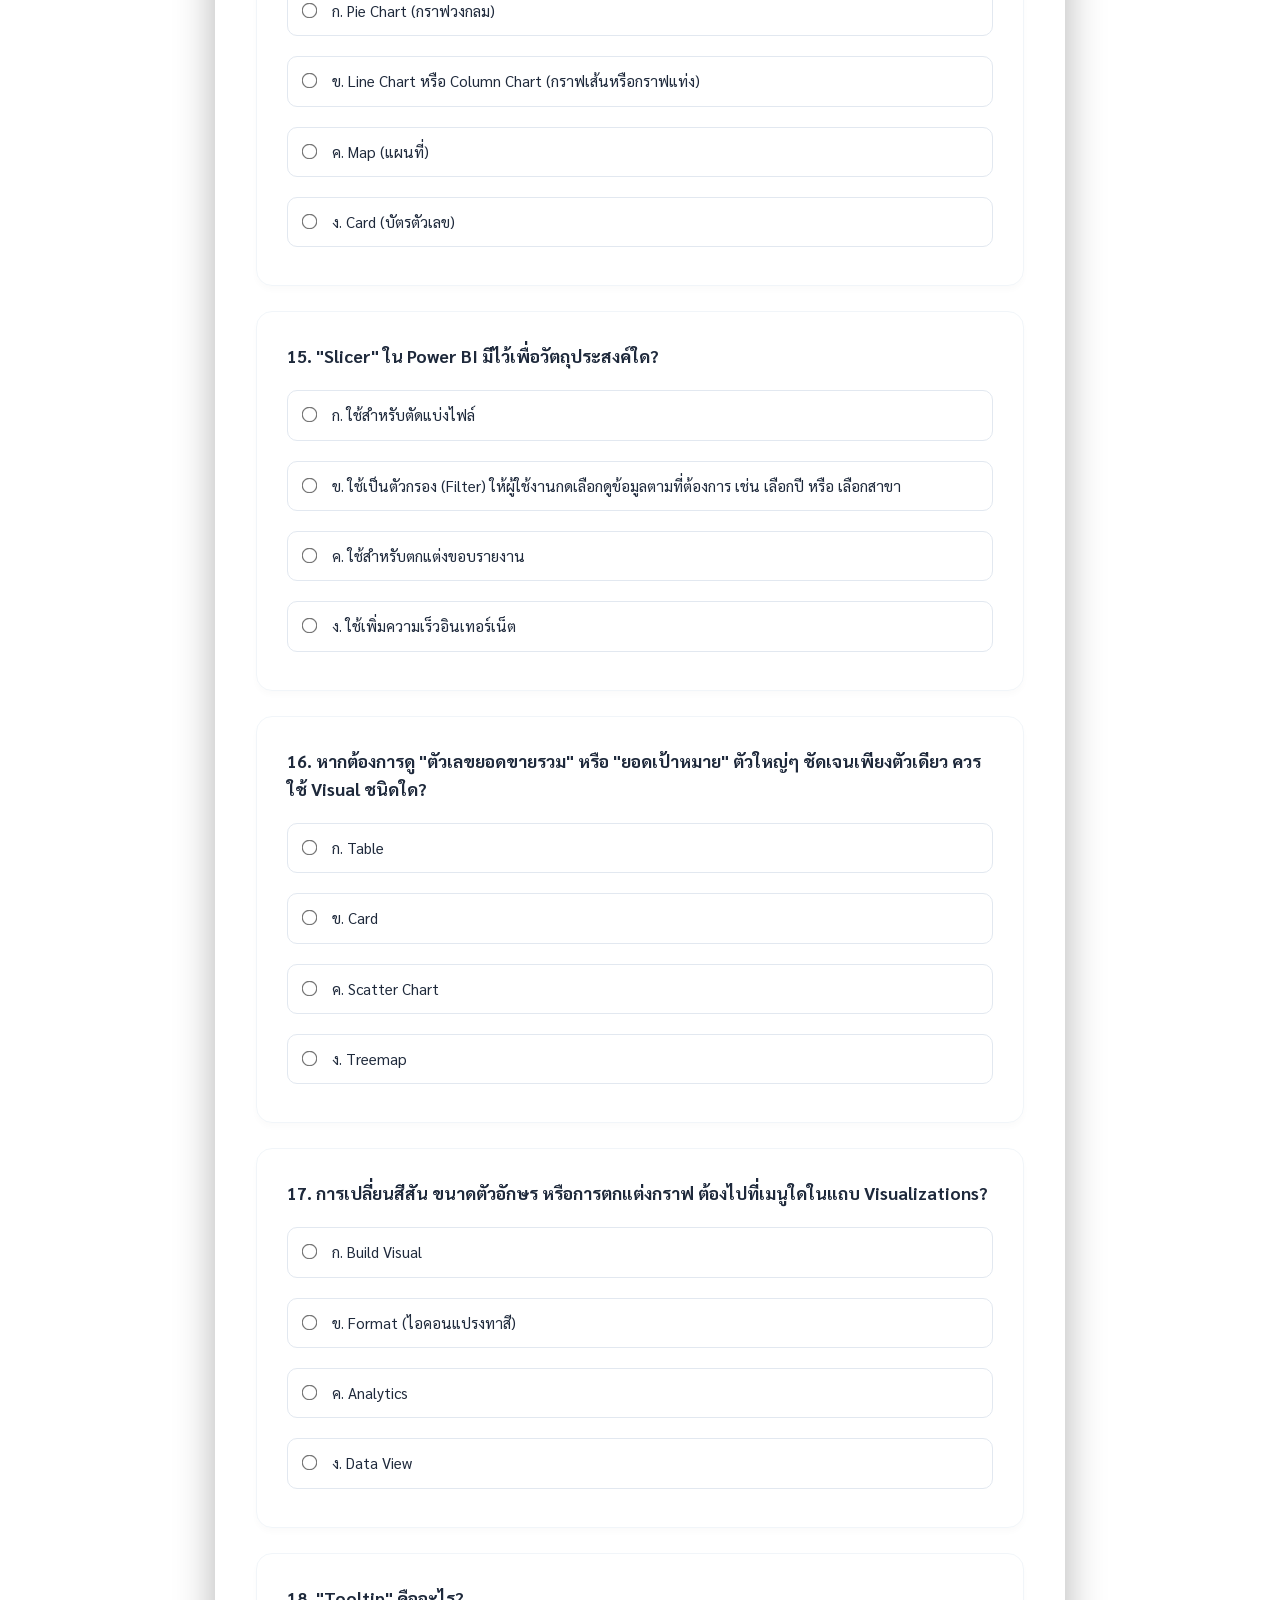
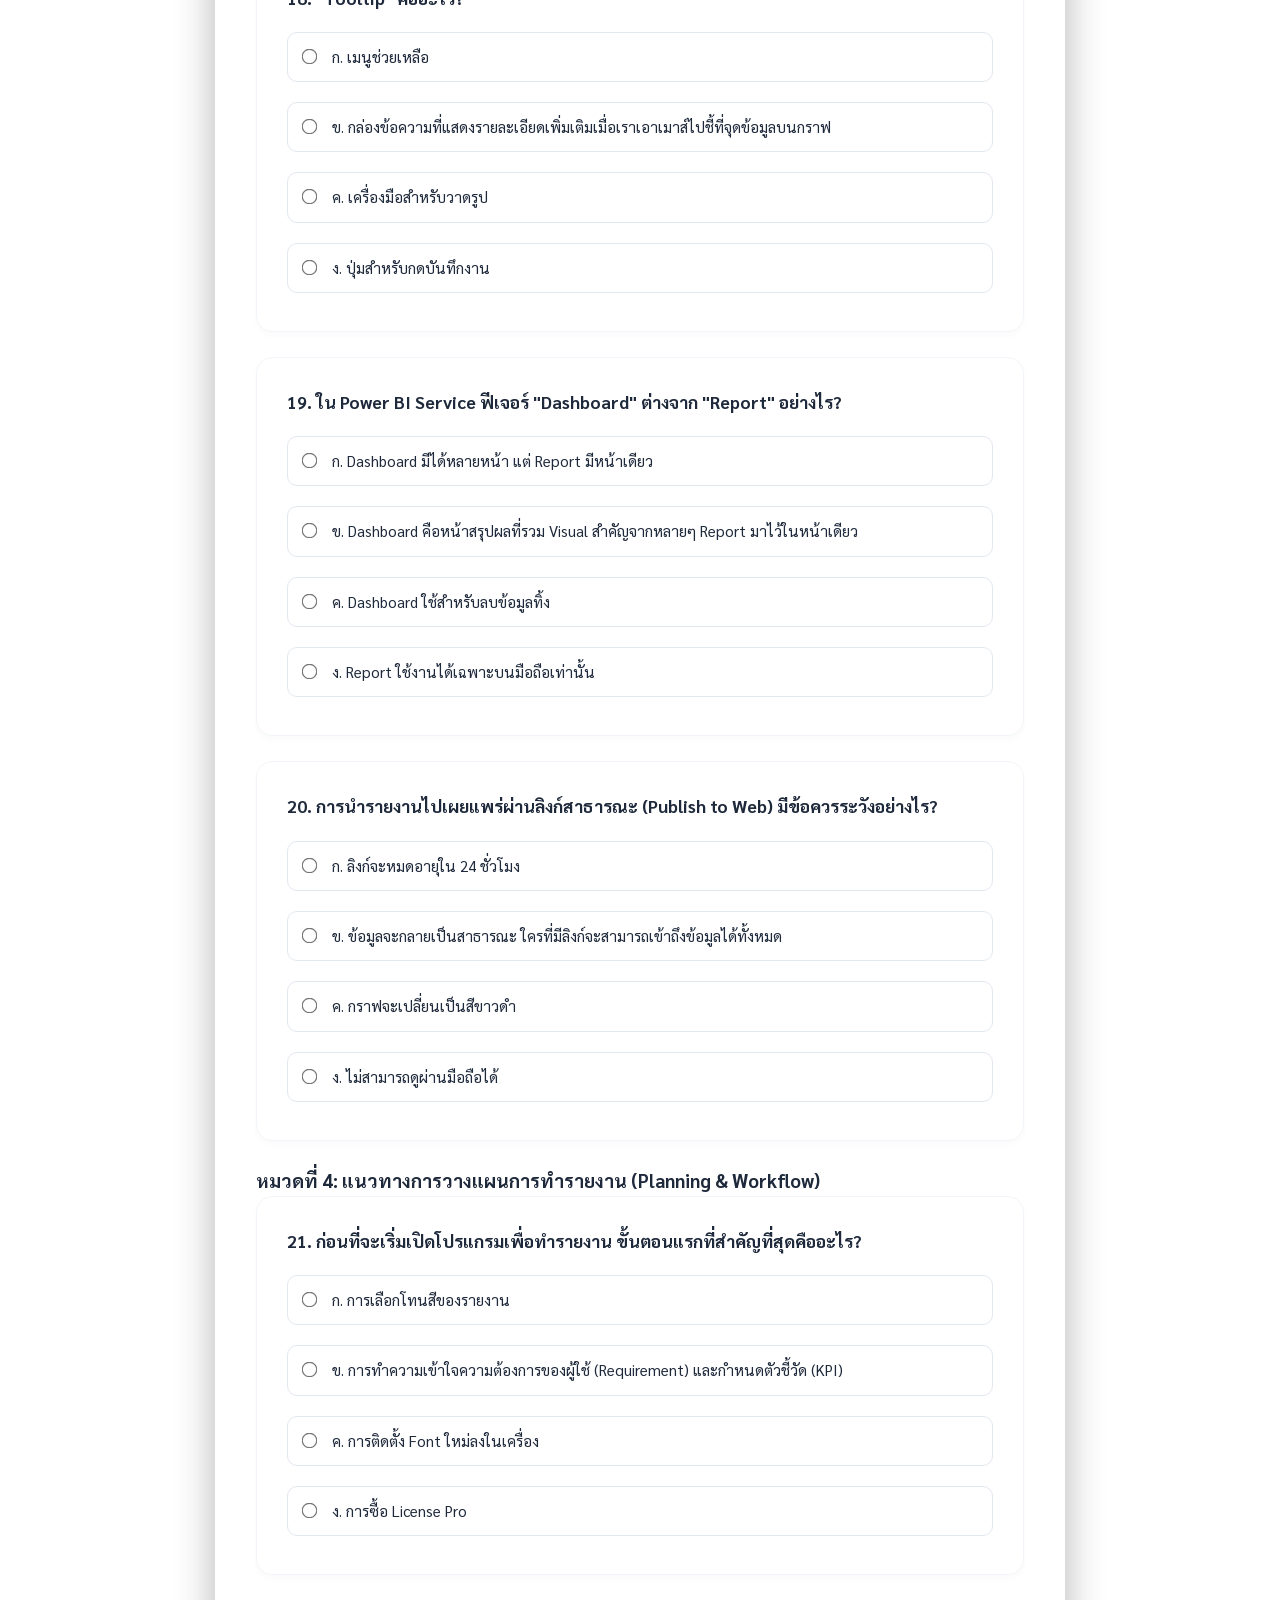
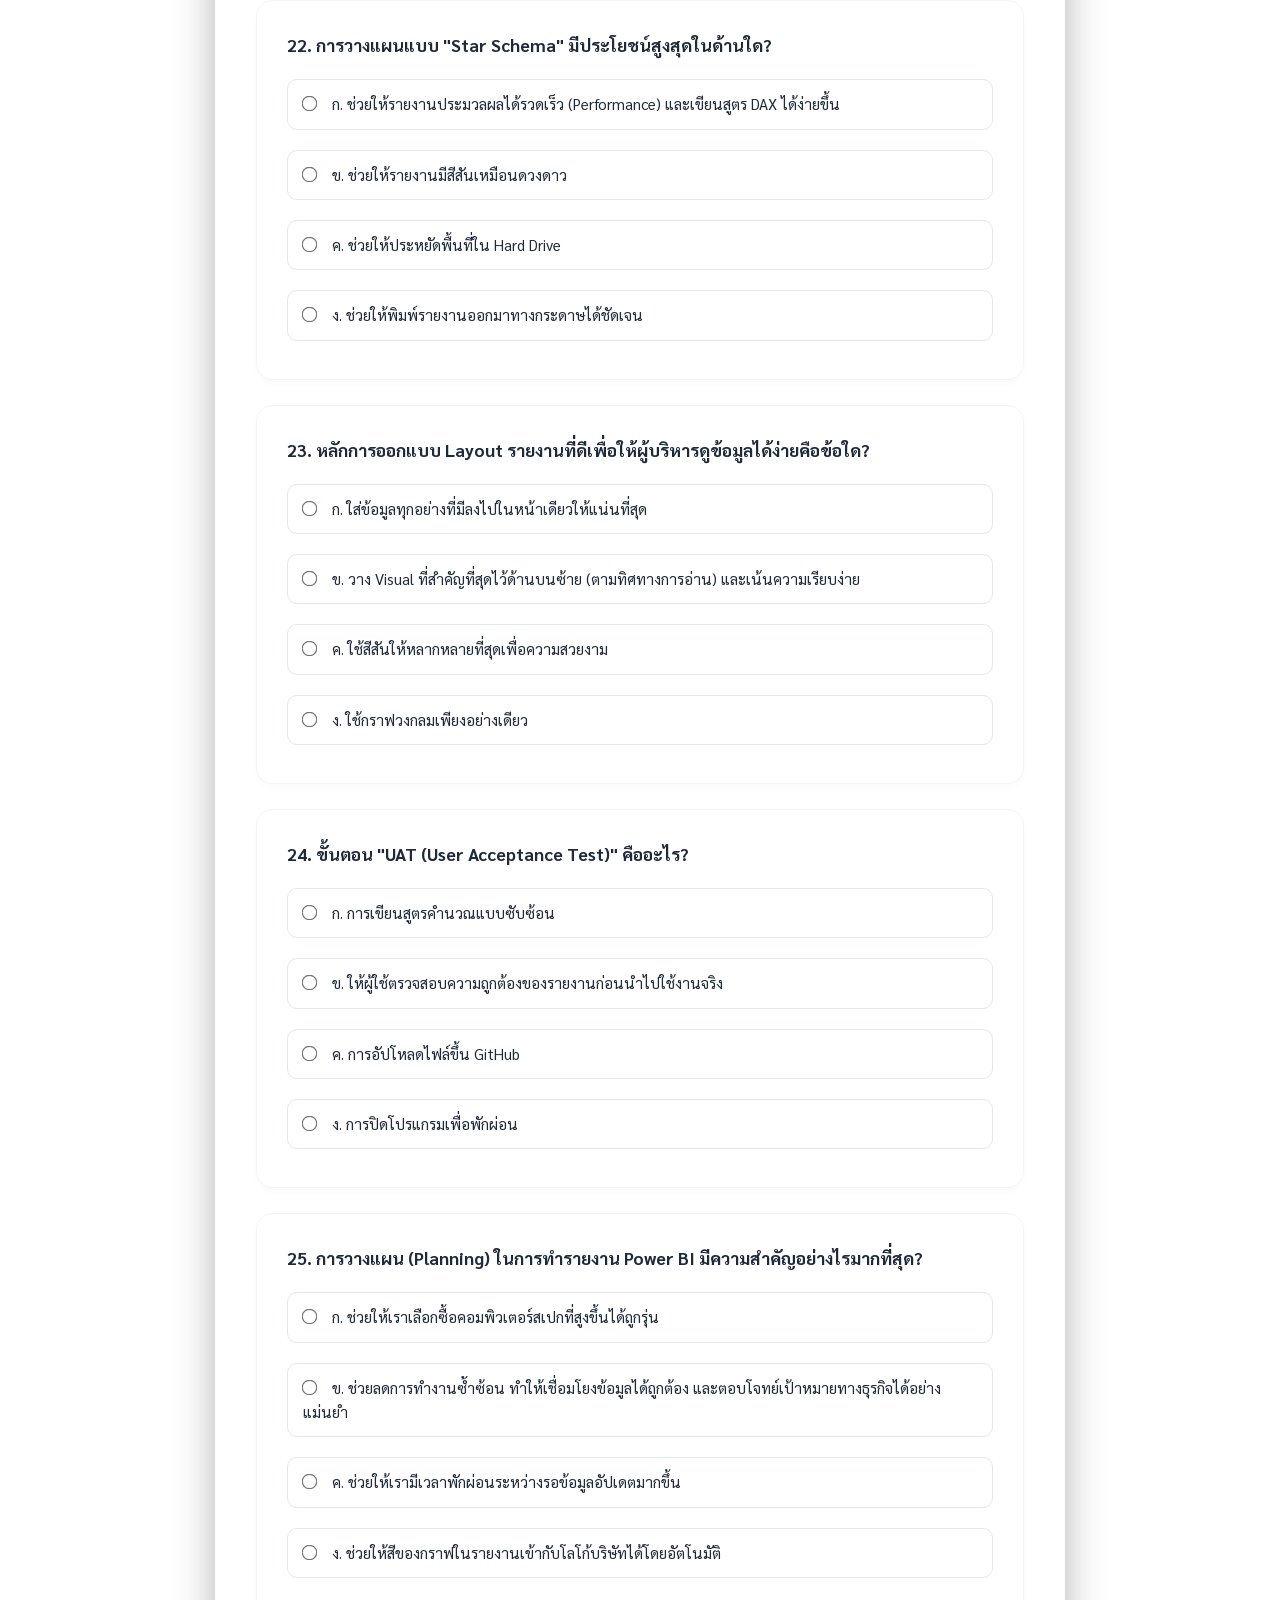
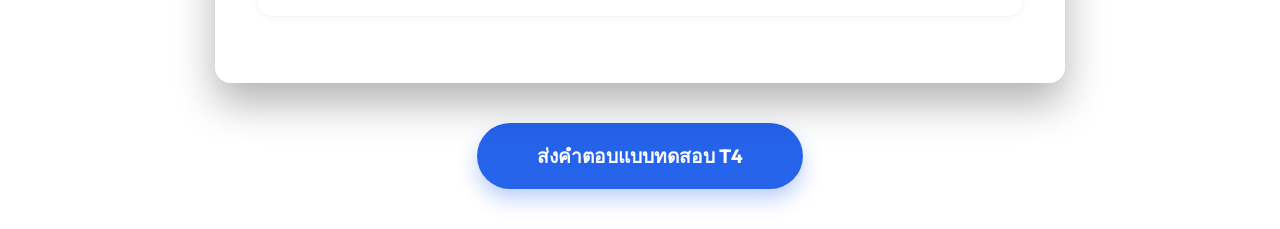
<file: t4.html>
<!DOCTYPE html>
<html lang="th">

<head>
    <meta charset="UTF-8">
    <meta name="viewport" content="width=device-width, initial-scale=1.0">
    <title>Power BI Foundation | T4 Quiz</title>
    <link rel="preconnect" href="https://fonts.googleapis.com">
    <link rel="preconnect" href="https://fonts.gstatic.com" crossorigin>
    <link
        href="https://fonts.googleapis.com/css2?family=Sarabun:wght@300;400;600;700&family=Outfit:wght@400;600;800&display=swap"
        rel="stylesheet">
    <link rel="stylesheet" href="style.css">
</head>

<body>
    <div class="container">
        <header>
            <div class="header-content">
                <span class="badge">Session T4</span>
                <h1>Power BI Foundation</h1>
                <p>แบบทดสอบความรู้พื้นฐาน Power BI (25 ข้อ)</p>
                <div class="course-info">หลักสูตร: ชลบุรี (10-13 มีนาคม)</div>
            </div>
        </header>

        <form id="t4Form">
            <!-- ส่วนที่ 1: ข้อมูลส่วนตัว -->
            <div class="form-section fade-in">
                <h2><span class="step-num">1</span> ข้อมูลส่วนตัว</h2>
                <div class="form-grid">
                    <div class="form-group">
                        <label for="name">ชื่อ-นามสกุล</label>
                        <input type="text" id="name" name="name" placeholder="ระบุชื่อ-นามสกุล" required>
                    </div>
                    <div class="form-group">
                        <label for="email">อีเมล</label>
                        <input type="email" id="email" name="email" placeholder="example@mail.com" required>
                    </div>
                    <div class="form-group">
                        <label for="phone">เบอร์โทรศัพท์</label>
                        <input type="tel" id="phone" name="phone" placeholder="0XXXXXXXXX" pattern="[0-9]{9,10}"
                            required>
                    </div>
                    <div class="form-group">
                        <label for="job">ตำแหน่งงานปัจจุบัน</label>
                        <input type="text" id="job" name="job" placeholder="ระบุตำแหน่งงาน" required>
                    </div>
                </div>
            </div>

            <!-- ส่วนที่ 2: แบบทดสอบ -->
            <div class="form-section quiz-section fade-in">
                <h2><span class="step-num">2</span> แบบทดสอบความรู้พื้นฐาน (25 ข้อ)</h2>

                <!-- หมวดที่ 1 -->
                <h3 class="category-title">หมวดที่ 1: ความรู้ทั่วไปและเครื่องมือ</h3>
                <div class="quiz-item">
                    <p class="question">1. Power BI คือเครื่องมือที่ใช้ทำอะไรเป็นหลัก?</p>
                    <div class="options">
                        <label><input type="radio" name="q1" value="ก" required> ก. พิมพ์เอกสารสัญญา</label>
                        <label><input type="radio" name="q1" value="ข"> ข. ตัดต่อวิดีโอ</label>
                        <label><input type="radio" name="q1" value="ค"> ค. วิเคราะห์ข้อมูลและสร้างรายงานในรูปแบบกราฟ
                            (Business Intelligence)</label>
                        <label><input type="radio" name="q1" value="ง"> ง. ออกแบบโลโก้บริษัท</label>
                    </div>
                </div>

                <div class="quiz-item">
                    <p class="question">2. โปรแกรมใดใช้สำหรับ "สร้างและออกแบบ" รายงานบนเครื่องคอมพิวเตอร์?</p>
                    <div class="options">
                        <label><input type="radio" name="q2" value="ก" required> ก. Power BI Service</label>
                        <label><input type="radio" name="q2" value="ข"> ข. Power BI Desktop</label>
                        <label><input type="radio" name="q2" value="ค"> ค. Power BI Mobile</label>
                        <label><input type="radio" name="q2" value="ง"> ง. Power BI Gateway</label>
                    </div>
                </div>

                <div class="quiz-item">
                    <p class="question">3. ขั้นตอนแรกสุดของการทำรายงานใน Power BI คืออะไร?</p>
                    <div class="options">
                        <label><input type="radio" name="q3" value="ก" required> ก. การเลือกสีกราฟ</label>
                        <label><input type="radio" name="q3" value="ข"> ข. การ Get Data (นำเข้าข้อมูล)</label>
                        <label><input type="radio" name="q3" value="ค"> ค. การแชร์ลิงก์ให้หัวหน้า</label>
                        <label><input type="radio" name="q3" value="ง"> ง. การตั้งชื่อไฟล์</label>
                    </div>
                </div>

                <div class="quiz-item">
                    <p class="question">4. Power BI สามารถดึงข้อมูลจากแหล่งใดได้บ้าง?</p>
                    <div class="options">
                        <label><input type="radio" name="q4" value="ก" required> ก. Excel</label>
                        <label><input type="radio" name="q4" value="ข"> ข. SQL Server</label>
                        <label><input type="radio" name="q4" value="ค"> ค. Facebook Ads / Google Analytics</label>
                        <label><input type="radio" name="q4" value="ง"> ง. ถูกทุกข้อ</label>
                    </div>
                </div>

                <div class="quiz-item">
                    <p class="question">5. นามสกุลไฟล์ของ Power BI Desktop คืออะไร?</p>
                    <div class="options">
                        <label><input type="radio" name="q5" value="ก" required> ก. .xlsx</label>
                        <label><input type="radio" name="q5" value="ข"> ข. .docx</label>
                        <label><input type="radio" name="q5" value="ค"> ค. .pbix</label>
                        <label><input type="radio" name="q5" value="ง"> ง. .pdf</label>
                    </div>
                </div>

                <!-- หมวดที่ 2 -->
                <h3 class="category-title">หมวดที่ 2: การจัดการข้อมูล (Power DAX & Data Model)</h3>
                <div class="quiz-item">
                    <p class="question">6. ภาษา DAX (Data Analysis Expressions)
                        มีลักษณะการเขียนสูตรคล้ายกับโปรแกรมใดมากที่สุด?</p>
                    <div class="options">
                        <label><input type="radio" name="q6" value="ก" required> ก. Photoshop</label>
                        <label><input type="radio" name="q6" value="ข"> ข. Microsoft Excel</label>
                        <label><input type="radio" name="q6" value="ค"> ค. AutoCAD</label>
                        <label><input type="radio" name="q6" value="ง"> ง. Premiere Pro</label>
                    </div>
                </div>

                <div class="quiz-item">
                    <p class="question">7. "Calculated Column" กับ "Measure" แตกต่างกันอย่างไรในระดับพื้นฐาน?</p>
                    <div class="options">
                        <label><input type="radio" name="q7" value="ก" required> ก. Calculated Column
                            คำนวณทีละแถวและเก็บค่าไว้ในตาราง ส่วน Measure คำนวณเมื่อมีการนำไปวางในกราฟ</label>
                        <label><input type="radio" name="q7" value="ข"> ข. Measure ใช้พื้นที่เก็บข้อมูลมากกว่า
                            Calculated Column</label>
                        <label><input type="radio" name="q7" value="ค"> ค. Calculated Column ใช้เขียนสูตรไม่ได้</label>
                        <label><input type="radio" name="q7" value="ง"> ง. ไม่มีเนื้อหาที่แตกต่างกัน
                            ใช้งานเหมือนกัน</label>
                    </div>
                </div>

                <div class="quiz-item">
                    <p class="question">8. ฟังก์ชัน DAX พื้นฐานตัวใดที่ใช้สำหรับ "รวมค่าตัวเลข" ในคอลัมน์ที่ต้องการ?</p>
                    <div class="options">
                        <label><input type="radio" name="q8" value="ก" required> ก. COUNT</label>
                        <label><input type="radio" name="q8" value="ข"> ข. AVERAGE</label>
                        <label><input type="radio" name="q8" value="ค"> ค. SUM</label>
                        <label><input type="radio" name="q8" value="ง"> ง. MAX</label>
                    </div>
                </div>

                <div class="quiz-item">
                    <p class="question">9. หากต้องการเขียนสูตรที่มีเงื่อนไข เช่น "ถ้าขายได้มากกว่า 100 ให้แสดงคำว่า
                        Pass" ต้องใช้ฟังก์ชันใด? </p>
                    <div class="options">
                        <label><input type="radio" name="q9" value="ก" required> ก. CALCULATION</label>
                        <label><input type="radio" name="q9" value="ข"> ข. IF</label>
                        <label><input type="radio" name="q9" value="ค"> ค. TOTAL</label>
                        <label><input type="radio" name="q9" value="ง"> ง. FILTER</label>
                    </div>
                </div>

                <div class="quiz-item">
                    <p class="question">10. ในการทำ Data Model เส้นที่ลากเชื่อมระหว่าง 2 ตาราง (Relationship)
                        มีความสำคัญอย่างไร?</p>
                    <div class="options">
                        <label><input type="radio" name="q10" value="ก" required> ก.
                            เพื่อให้ตารางดูสวยงามเป็นระเบียบ</label>
                        <label><input type="radio" name="q10" value="ข"> ข. เพื่อให้ข้อมูลจากตารางหนึ่งสามารถไป
                            "ฟิลเตอร์" หรือส่งค่าไปยังอีกตารางหนึ่งได้</label>
                        <label><input type="radio" name="q10" value="ค"> ค. เพื่อใช้แทนการเขียนสูตร DAX ทั้งหมด</label>
                        <label><input type="radio" name="q10" value="ง"> ง. เพื่อป้องกันไม่ให้คนอื่นมาแก้ไขไฟล์</label>
                    </div>
                </div>

                <div class="quiz-item">
                    <p class="question">11. ฟังก์ชัน CALCULATE ใน DAX มีหน้าที่หลักคืออะไร?</p>
                    <div class="options">
                        <label><input type="radio" name="q11" value="ก" required> ก.
                            ใช้สำหรับบวกเลขพื้นฐานเท่านั้น</label>
                        <label><input type="radio" name="q11" value="ข"> ข. ใช้เปลี่ยนบริบท (Context) ของการคำนวณ เช่น
                            การคำนวณยอดขาย "เฉพาะปี 2023"</label>
                        <label><input type="radio" name="q11" value="ค"> ค. ใช้สำหรับลบตารางทิ้ง</label>
                        <label><input type="radio" name="q11" value="ง"> ง. ใช้ตั้งชื่อไฟล์ใหม่</label>
                    </div>
                </div>

                <div class="quiz-item">
                    <p class="question">12. "Star Schema" ในการจัดวาง Data Model คืออะไร?</p>
                    <div class="options">
                        <label><input type="radio" name="q12" value="ก" required> ก. การวางตารางเป็นรูปวงกลม</label>
                        <label><input type="radio" name="q12" value="ข"> ข. การวางตาราง Fact (ข้อมูลหลัก) ไว้ตรงกลาง
                            และล้อมรอบด้วยตาราง Dimension (ข้อมูลย่อย/หมวดหมู่)</label>
                        <label><input type="radio" name="q12" value="ค"> ค. การติดดาวให้กับตารางที่สำคัญที่สุด</label>
                        <label><input type="radio" name="q12" value="ง"> ง. การใช้รูปดาวแทนกราฟแท่ง</label>
                    </div>
                </div>

                <div class="quiz-item">
                    <p class="question">13. หากคุณต้องการสร้าง "ปฏิทิน" หรือตารางวันที่ใน Power BI โดยใช้สูตร DAX
                        ควรเริ่มด้วยฟังก์ชันใด?</p>
                    <div class="options">
                        <label><input type="radio" name="q13" value="ก" required> ก. CALENDAR หรือ CALENDARAUTO</label>
                        <label><input type="radio" name="q13" value="ข"> ข. TODAY</label>
                        <label><input type="radio" name="q13" value="ค"> ค. NOW</label>
                        <label><input type="radio" name="q13" value="ง"> ง. DATEVALUE</label>
                    </div>
                </div>

                <!-- หมวดที่ 3 -->
                <h3 class="category-title">หมวดที่ 3: การสร้างกราฟและการนำเสนอ (Visualization)</h3>
                <div class="quiz-item">
                    <p class="question">14. ถ้าต้องการเปรียบเทียบยอดขาย "รายเดือน" เพื่อดูแนวโน้ม (Trend)
                        กราฟชนิดใดเหมาะสมที่สุด?</p>
                    <div class="options">
                        <label><input type="radio" name="q14" value="ก" required> ก. Pie Chart (กราฟวงกลม)</label>
                        <label><input type="radio" name="q14" value="ข"> ข. Line Chart หรือ Column Chart
                            (กราฟเส้นหรือกราฟแท่ง)</label>
                        <label><input type="radio" name="q14" value="ค"> ค. Map (แผนที่)</label>
                        <label><input type="radio" name="q14" value="ง"> ง. Card (บัตรตัวเลข)</label>
                    </div>
                </div>

                <div class="quiz-item">
                    <p class="question">15. "Slicer" ใน Power BI มีไว้เพื่อวัตถุประสงค์ใด?</p>
                    <div class="options">
                        <label><input type="radio" name="q15" value="ก" required> ก. ใช้สำหรับตัดแบ่งไฟล์</label>
                        <label><input type="radio" name="q15" value="ข"> ข. ใช้เป็นตัวกรอง (Filter)
                            ให้ผู้ใช้งานกดเลือกดูข้อมูลตามที่ต้องการ เช่น เลือกปี หรือ เลือกสาขา</label>
                        <label><input type="radio" name="q15" value="ค"> ค. ใช้สำหรับตกแต่งขอบรายงาน</label>
                        <label><input type="radio" name="q15" value="ง"> ง. ใช้เพิ่มความเร็วอินเทอร์เน็ต</label>
                    </div>
                </div>

                <div class="quiz-item">
                    <p class="question">16. หากต้องการดู "ตัวเลขยอดขายรวม" หรือ "ยอดเป้าหมาย" ตัวใหญ่ๆ
                        ชัดเจนเพียงตัวเดียว ควรใช้ Visual ชนิดใด?</p>
                    <div class="options">
                        <label><input type="radio" name="q16" value="ก" required> ก. Table</label>
                        <label><input type="radio" name="q16" value="ข"> ข. Card</label>
                        <label><input type="radio" name="q16" value="ค"> ค. Scatter Chart</label>
                        <label><input type="radio" name="q16" value="ง"> ง. Treemap</label>
                    </div>
                </div>

                <div class="quiz-item">
                    <p class="question">17. การเปลี่ยนสีสัน ขนาดตัวอักษร หรือการตกแต่งกราฟ ต้องไปที่เมนูใดในแถบ
                        Visualizations?</p>
                    <div class="options">
                        <label><input type="radio" name="q17" value="ก" required> ก. Build Visual</label>
                        <label><input type="radio" name="q17" value="ข"> ข. Format (ไอคอนแปรงทาสี)</label>
                        <label><input type="radio" name="q17" value="ค"> ค. Analytics</label>
                        <label><input type="radio" name="q17" value="ง"> ง. Data View</label>
                    </div>
                </div>

                <div class="quiz-item">
                    <p class="question">18. "Tooltip" คืออะไร?</p>
                    <div class="options">
                        <label><input type="radio" name="q18" value="ก" required> ก. เมนูช่วยเหลือ</label>
                        <label><input type="radio" name="q18" value="ข"> ข.
                            กล่องข้อความที่แสดงรายละเอียดเพิ่มเติมเมื่อเราเอาเมาส์ไปชี้ที่จุดข้อมูลบนกราฟ</label>
                        <label><input type="radio" name="q18" value="ค"> ค. เครื่องมือสำหรับวาดรูป</label>
                        <label><input type="radio" name="q18" value="ง"> ง. ปุ่มสำหรับกดบันทึกงาน</label>
                    </div>
                </div>

                <div class="quiz-item">
                    <p class="question">19. ใน Power BI Service ฟีเจอร์ "Dashboard" ต่างจาก "Report" อย่างไร?</p>
                    <div class="options">
                        <label><input type="radio" name="q19" value="ก" required> ก. Dashboard มีได้หลายหน้า แต่ Report
                            มีหน้าเดียว</label>
                        <label><input type="radio" name="q19" value="ข"> ข. Dashboard คือหน้าสรุปผลที่รวม Visual
                            สำคัญจากหลายๆ Report มาไว้ในหน้าเดียว</label>
                        <label><input type="radio" name="q19" value="ค"> ค. Dashboard ใช้สำหรับลบข้อมูลทิ้ง</label>
                        <label><input type="radio" name="q19" value="ง"> ง. Report
                            ใช้งานได้เฉพาะบนมือถือเท่านั้น</label>
                    </div>
                </div>

                <div class="quiz-item">
                    <p class="question">20. การนำรายงานไปเผยแพร่ผ่านลิงก์สาธารณะ (Publish to Web) มีข้อควรระวังอย่างไร?
                    </p>
                    <div class="options">
                        <label><input type="radio" name="q20" value="ก" required> ก. ลิงก์จะหมดอายุใน 24 ชั่วโมง</label>
                        <label><input type="radio" name="q20" value="ข"> ข. ข้อมูลจะกลายเป็นสาธารณะ
                            ใครที่มีลิงก์จะสามารถเข้าถึงข้อมูลได้ทั้งหมด</label>
                        <label><input type="radio" name="q20" value="ค"> ค. กราฟจะเปลี่ยนเป็นสีขาวดำ</label>
                        <label><input type="radio" name="q20" value="ง"> ง. ไม่สามารถดูผ่านมือถือได้</label>
                    </div>
                </div>

                <!-- หมวดที่ 4 -->
                <h3 class="category-title">หมวดที่ 4: แนวทางการวางแผนการทำรายงาน (Planning & Workflow)</h3>
                <div class="quiz-item">
                    <p class="question">21. ก่อนที่จะเริ่มเปิดโปรแกรมเพื่อทำรายงาน ขั้นตอนแรกที่สำคัญที่สุดคืออะไร?</p>
                    <div class="options">
                        <label><input type="radio" name="q21" value="ก" required> ก. การเลือกโทนสีของรายงาน</label>
                        <label><input type="radio" name="q21" value="ข"> ข. การทำความเข้าใจความต้องการของผู้ใช้
                            (Requirement) และกำหนดตัวชี้วัด (KPI)</label>
                        <label><input type="radio" name="q21" value="ค"> ค. การติดตั้ง Font ใหม่ลงในเครื่อง</label>
                        <label><input type="radio" name="q21" value="ง"> ง. การซื้อ License Pro</label>
                    </div>
                </div>

                <div class="quiz-item">
                    <p class="question">22. การวางแผนแบบ "Star Schema" มีประโยชน์สูงสุดในด้านใด?</p>
                    <div class="options">
                        <label><input type="radio" name="q22" value="ก" required> ก. ช่วยให้รายงานประมวลผลได้รวดเร็ว
                            (Performance) และเขียนสูตร DAX ได้ง่ายขึ้น</label>
                        <label><input type="radio" name="q22" value="ข"> ข. ช่วยให้รายงานมีสีสันเหมือนดวงดาว</label>
                        <label><input type="radio" name="q22" value="ค"> ค. ช่วยให้ประหยัดพื้นที่ใน Hard Drive</label>
                        <label><input type="radio" name="q22" value="ง"> ง.
                            ช่วยให้พิมพ์รายงานออกมาทางกระดาษได้ชัดเจน</label>
                    </div>
                </div>

                <div class="quiz-item">
                    <p class="question">23. หลักการออกแบบ Layout รายงานที่ดีเพื่อให้ผู้บริหารดูข้อมูลได้ง่ายคือข้อใด?
                    </p>
                    <div class="options">
                        <label><input type="radio" name="q23" value="ก" required> ก.
                            ใส่ข้อมูลทุกอย่างที่มีลงไปในหน้าเดียวให้แน่นที่สุด</label>
                        <label><input type="radio" name="q23" value="ข"> ข. วาง Visual ที่สำคัญที่สุดไว้ด้านบนซ้าย
                            (ตามทิศทางการอ่าน) และเน้นความเรียบง่าย</label>
                        <label><input type="radio" name="q23" value="ค"> ค.
                            ใช้สีสันให้หลากหลายที่สุดเพื่อความสวยงาม</label>
                        <label><input type="radio" name="q23" value="ง"> ง. ใช้กราฟวงกลมเพียงอย่างเดียว</label>
                    </div>
                </div>

                <div class="quiz-item">
                    <p class="question">24. ขั้นตอน "UAT (User Acceptance Test)" คืออะไร?</p>
                    <div class="options">
                        <label><input type="radio" name="q24" value="ก" required> ก. การเขียนสูตรคำนวณแบบซับซ้อน</label>
                        <label><input type="radio" name="q24" value="ข"> ข.
                            ให้ผู้ใช้ตรวจสอบความถูกต้องของรายงานก่อนนำไปใช้งานจริง</label>
                        <label><input type="radio" name="q24" value="ค"> ค. การอัปโหลดไฟล์ขึ้น GitHub</label>
                        <label><input type="radio" name="q24" value="ง"> ง. การปิดโปรแกรมเพื่อพักผ่อน</label>
                    </div>
                </div>

                <div class="quiz-item">
                    <p class="question">25. การวางแผน (Planning) ในการทำรายงาน Power BI มีความสำคัญอย่างไรมากที่สุด?</p>
                    <div class="options">
                        <label><input type="radio" name="q25" value="ก" required> ก.
                            ช่วยให้เราเลือกซื้อคอมพิวเตอร์สเปกที่สูงขึ้นได้ถูกรุ่น</label>
                        <label><input type="radio" name="q25" value="ข"> ข. ช่วยลดการทำงานซ้ำซ้อน
                            ทำให้เชื่อมโยงข้อมูลได้ถูกต้อง และตอบโจทย์เป้าหมายทางธุรกิจได้อย่างแม่นยำ</label>
                        <label><input type="radio" name="q25" value="ค"> ค.
                            ช่วยให้เรามีเวลาพักผ่อนระหว่างรอข้อมูลอัปเดตมากขึ้น</label>
                        <label><input type="radio" name="q25" value="ง"> ง.
                            ช่วยให้สีของกราฟในรายงานเข้ากับโลโก้บริษัทได้โดยอัตโนมัติ</label>
                    </div>
                </div>
            </div>

            <div class="form-actions">
                <button type="submit" id="submitBtn">ส่งคำตอบแบบทดสอบ T4</button>
            </div>
        </form>
    </div>

    <!-- Success Modal -->
    <div id="successModal" class="modal">
        <div class="modal-content">
            <div class="success-icon">✓</div>
            <h2>ส่งข้อมูลสำเร็จ! 🎉</h2>
            <p class="score-text">คะแนนที่คุณได้คือ <span id="finalScore">0</span> / 25</p>
            <div class="course-details-popup">
                <p><strong>ชื่อแบบทดสอบ:</strong> แบบทดสอบ Power BI พื้นฐาน (T4)</p>
                <p><strong>วันที่:</strong> 10-13 มีนาคม 2569</p>
                <p><strong>สถานที่:</strong> ณ สถาบันพัฒนาฝีมือแรงงาน 3 ชลบุรี</p>
            </div>
            <p class="modal-msg">***ขอขอบคุณที่ตั้งใจเรียนรู้และร่วมสนุกในหลักสูตรนี้ครับ***</p>
            <button onclick="closeModal()">ตกลง</button>
        </div>
    </div>

    <script src="t4-script.js"></script>
</body>

</html>
</file>
<file: style.css>
:root {
    --primary: #2563eb;
    --primary-dark: #1d4ed8;
    --accent: #f59e0b;
    --bg-gradient: linear-gradient(135deg, #0f172a 0%, #1e1b4b 100%);
    --card-bg: rgba(255, 255, 255, 0.95);
    --text-main: #1e293b;
    --text-muted: #64748b;
    --success: #10b981;
    --danger: #ef4444;
    --radius: 16px;
    --transition: all 0.3s cubic-bezier(0.4, 0, 0.2, 1);
}

* {
    box-sizing: border-box;
    margin: 0;
    padding: 0;
}

body {
    font-family: 'Sarabun', 'Outfit', sans-serif;
    background: var(--bg-gradient);
    background-attachment: fixed;
    color: var(--text-main);
    line-height: 1.6;
    padding: 40px 20px;
    min-height: 100vh;
}

.container {
    max-width: 850px;
    margin: 0 auto;
}

header {
    text-align: center;
    color: white;
    margin-bottom: 40px;
}

.badge {
    background: var(--accent);
    color: #1e293b;
    padding: 6px 16px;
    border-radius: 50px;
    font-size: 0.85rem;
    font-weight: 800;
    text-transform: uppercase;
    display: inline-block;
    margin-bottom: 15px;
    letter-spacing: 1px;
}

h1 {
    font-family: 'Outfit', sans-serif;
    font-size: 3rem;
    font-weight: 800;
    margin-bottom: 5px;
    background: linear-gradient(to right, #fff, #93c5fd);
    -webkit-background-clip: text;
    background-clip: text;
    -webkit-text-fill-color: transparent;
}

.course-info {
    font-size: 1.1rem;
    color: #93c5fd;
    font-weight: 600;
    margin-top: 5px;
}

.form-section {
    background: var(--card-bg);
    backdrop-filter: blur(10px);
    border-radius: var(--radius);
    padding: 40px;
    margin-bottom: 30px;
    box-shadow: 0 20px 40px rgba(0, 0, 0, 0.3);
    border: 1px solid rgba(255, 255, 255, 0.1);
}

h2 {
    font-family: 'Outfit', sans-serif;
    font-size: 1.8rem;
    color: var(--primary);
    margin-bottom: 25px;
    display: flex;
    align-items: center;
}

.step-num {
    background: var(--primary);
    color: white;
    width: 36px;
    height: 36px;
    border-radius: 12px;
    display: flex;
    align-items: center;
    justify-content: center;
    margin-right: 15px;
    font-size: 1.2rem;
}

.form-grid {
    display: grid;
    grid-template-columns: 1fr 1fr;
    gap: 20px;
}

.form-group {
    margin-bottom: 20px;
}

.full-width {
    grid-column: span 2;
}

label {
    display: block;
    font-weight: 600;
    margin-bottom: 8px;
    color: var(--text-main);
    font-size: 0.95rem;
}

input[type="text"],
input[type="tel"],
input[type="email"],
input[type="number"],
input[type="url"],
select {
    width: 100%;
    padding: 14px 18px;
    border: 2px solid #e2e8f0;
    border-radius: 12px;
    font-size: 1rem;
    font-family: inherit;
    transition: var(--transition);
    background: white;
}

input:focus,
select:focus {
    outline: none;
    border-color: var(--primary);
    box-shadow: 0 0 0 4px rgba(37, 99, 235, 0.1);
    transform: translateY(-2px);
}

/* Checkbox Styling */
.checkbox-grid {
    display: grid;
    grid-template-columns: 1fr;
    gap: 12px;
}

.checkbox-item {
    display: block;
    position: relative;
    padding: 18px 18px 18px 55px;
    cursor: pointer;
    background: #ffffff;
    border-radius: 14px;
    transition: var(--transition);
    border: 2px solid #f1f5f9;
    box-shadow: 0 2px 4px rgba(0, 0, 0, 0.02);
}

.checkbox-item:hover {
    border-color: var(--primary);
    transform: translateX(5px);
    background: #f8fafc;
}

.checkbox-item input {
    position: absolute;
    opacity: 0;
    cursor: pointer;
}

.checkmark {
    position: absolute;
    top: 50%;
    left: 15px;
    transform: translateY(-50%);
    height: 24px;
    width: 24px;
    background-color: #e2e8f0;
    border-radius: 6px;
    transition: var(--transition);
}

.checkbox-item input:checked~.checkmark {
    background-color: var(--primary);
}

.checkbox-item input:checked~.checkmark:after {
    display: block;
}

.checkmark:after {
    content: "";
    position: absolute;
    display: none;
    left: 9px;
    top: 5px;
    width: 5px;
    height: 10px;
    border: solid white;
    border-width: 0 3px 3px 0;
    transform: rotate(45deg);
}

.checkbox-item input:checked~.checkbox-item {
    border-color: var(--primary);
}

/* Quiz Styling */
.quiz-item {
    background: #ffffff;
    padding: 30px;
    border-radius: 16px;
    margin-bottom: 25px;
    border: 1px solid #f1f5f9;
    box-shadow: 0 4px 6px rgba(0, 0, 0, 0.02);
    transition: var(--transition);
}

.quiz-item:hover {
    box-shadow: 0 10px 15px rgba(0, 0, 0, 0.05);
    border-left: 5px solid var(--primary);
}

.question {
    font-weight: 700;
    font-size: 1.1rem;
    margin-bottom: 20px;
}

.options {
    display: flex;
    flex-direction: column;
    gap: 12px;
}

.options label {
    font-weight: 400;
    background: white;
    padding: 12px 15px;
    border-radius: 10px;
    border: 1px solid #e2e8f0;
    cursor: pointer;
    transition: var(--transition);
}

.options label:hover {
    border-color: var(--primary);
    background: #f1f5f9;
}

.options input[type="radio"] {
    margin-right: 12px;
    transform: scale(1.2);
}

.form-actions {
    text-align: center;
    margin-top: 40px;
}

button[type="submit"] {
    background: var(--primary);
    color: white;
    font-family: 'Outfit', sans-serif;
    font-size: 1.2rem;
    font-weight: 700;
    padding: 18px 60px;
    border: none;
    border-radius: 50px;
    cursor: pointer;
    transition: var(--transition);
    box-shadow: 0 10px 20px rgba(37, 99, 235, 0.3);
}

button[type="submit"]:hover {
    background: var(--primary-dark);
    transform: translateY(-2px);
    box-shadow: 0 15px 25px rgba(37, 99, 235, 0.4);
}

button[type="submit"]:active {
    transform: translateY(0);
}

/* Modal */
.modal {
    display: none;
    position: fixed;
    z-index: 1000;
    left: 0;
    top: 0;
    width: 100%;
    height: 100%;
    background-color: rgba(0, 0, 0, 0.7);
    backdrop-filter: blur(5px);
    align-items: center;
    justify-content: center;
}

.modal-content {
    background: white;
    padding: 50px;
    border-radius: 24px;
    text-align: center;
    max-width: 450px;
    width: 90%;
    box-shadow: 0 30px 60px rgba(0, 0, 0, 0.5);
    animation: modalPop 0.4s cubic-bezier(0.175, 0.885, 0.32, 1.275);
}

@keyframes modalPop {
    from {
        opacity: 0;
        transform: scale(0.8);
    }

    to {
        opacity: 1;
        transform: scale(1);
    }
}

.success-icon {
    background: linear-gradient(135deg, var(--success) 0%, #059669 100%);
    color: white;
    width: 80px;
    height: 80px;
    border-radius: 50%;
    display: flex;
    align-items: center;
    justify-content: center;
    font-size: 2.5rem;
    margin: 0 auto 25px;
    box-shadow: 0 10px 20px rgba(16, 185, 129, 0.2);
}

.modal h2 {
    color: var(--primary);
    display: block;
    font-weight: 800;
    margin-bottom: 5px;
}

.score-text {
    font-size: 1.2rem;
    font-weight: 700;
    color: var(--text-main);
    margin-bottom: 20px;
}

.course-details-popup {
    background: #f8fafc;
    border-radius: 12px;
    padding: 20px;
    margin-bottom: 20px;
    text-align: left;
    border-left: 4px solid var(--accent);
}

.course-details-popup p {
    font-size: 0.95rem;
    margin-bottom: 8px;
    color: var(--text-main);
}

.course-details-popup p:last-child {
    margin-bottom: 0;
}

.modal-msg {
    margin-top: 15px;
    color: var(--danger);
    font-weight: 600;
    font-size: 0.9rem;
    line-height: 1.4;
}

.modal button {
    margin-top: 25px;
    background: var(--primary);
    color: white;
    border: none;
    padding: 14px 50px;
    border-radius: 50px;
    font-weight: 700;
    cursor: pointer;
    transition: var(--transition);
    box-shadow: 0 4px 10px rgba(37, 99, 235, 0.2);
}

.modal button:hover {
    background: var(--primary);
}

/* Animations */
.fade-in {
    animation: fadeIn 0.8s ease-out;
}

@keyframes fadeIn {
    from {
        opacity: 0;
        transform: translateY(20px);
    }

    to {
        opacity: 1;
        transform: translateY(0);
    }
}

@media (max-width: 600px) {
    .form-grid {
        grid-template-columns: 1fr;
    }

    .full-width {
        grid-column: auto;
    }

    h1 {
        font-size: 2rem;
    }

    .form-section {
        padding: 25px;
    }
}
</file>
